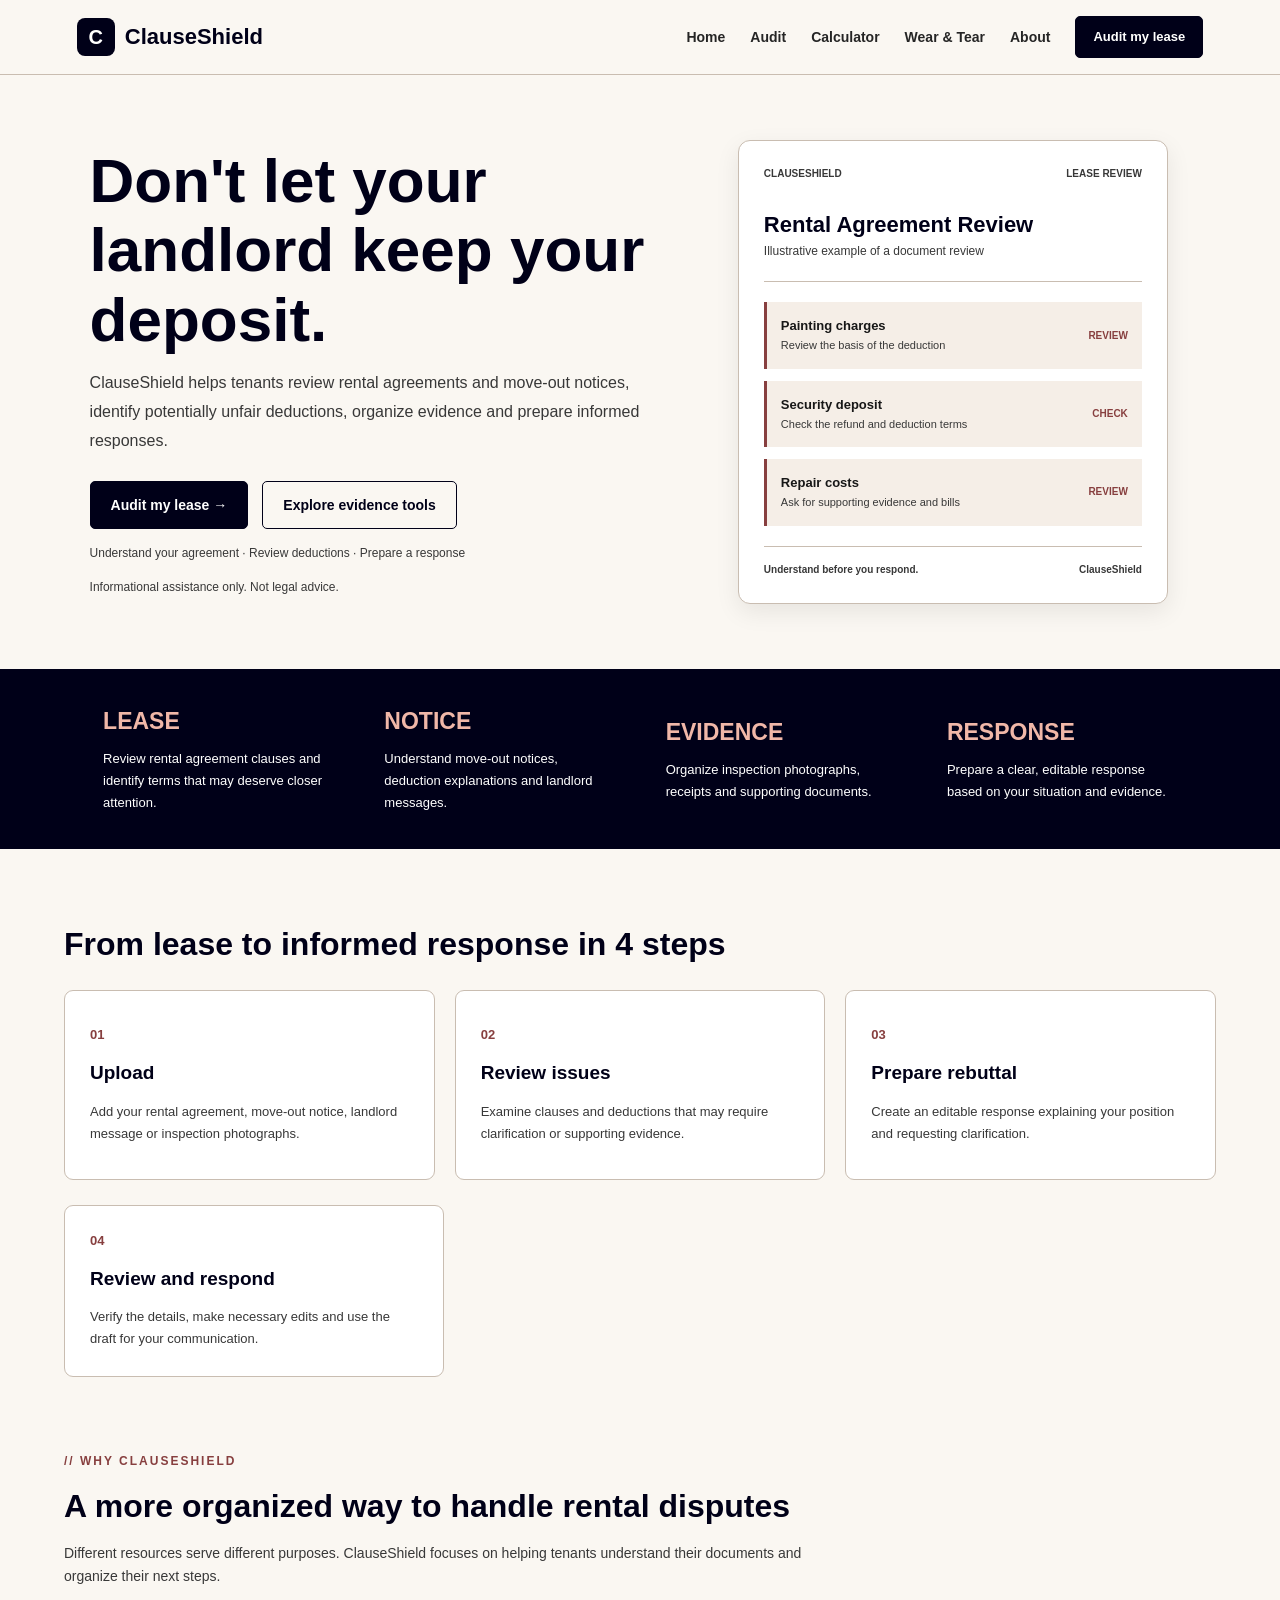
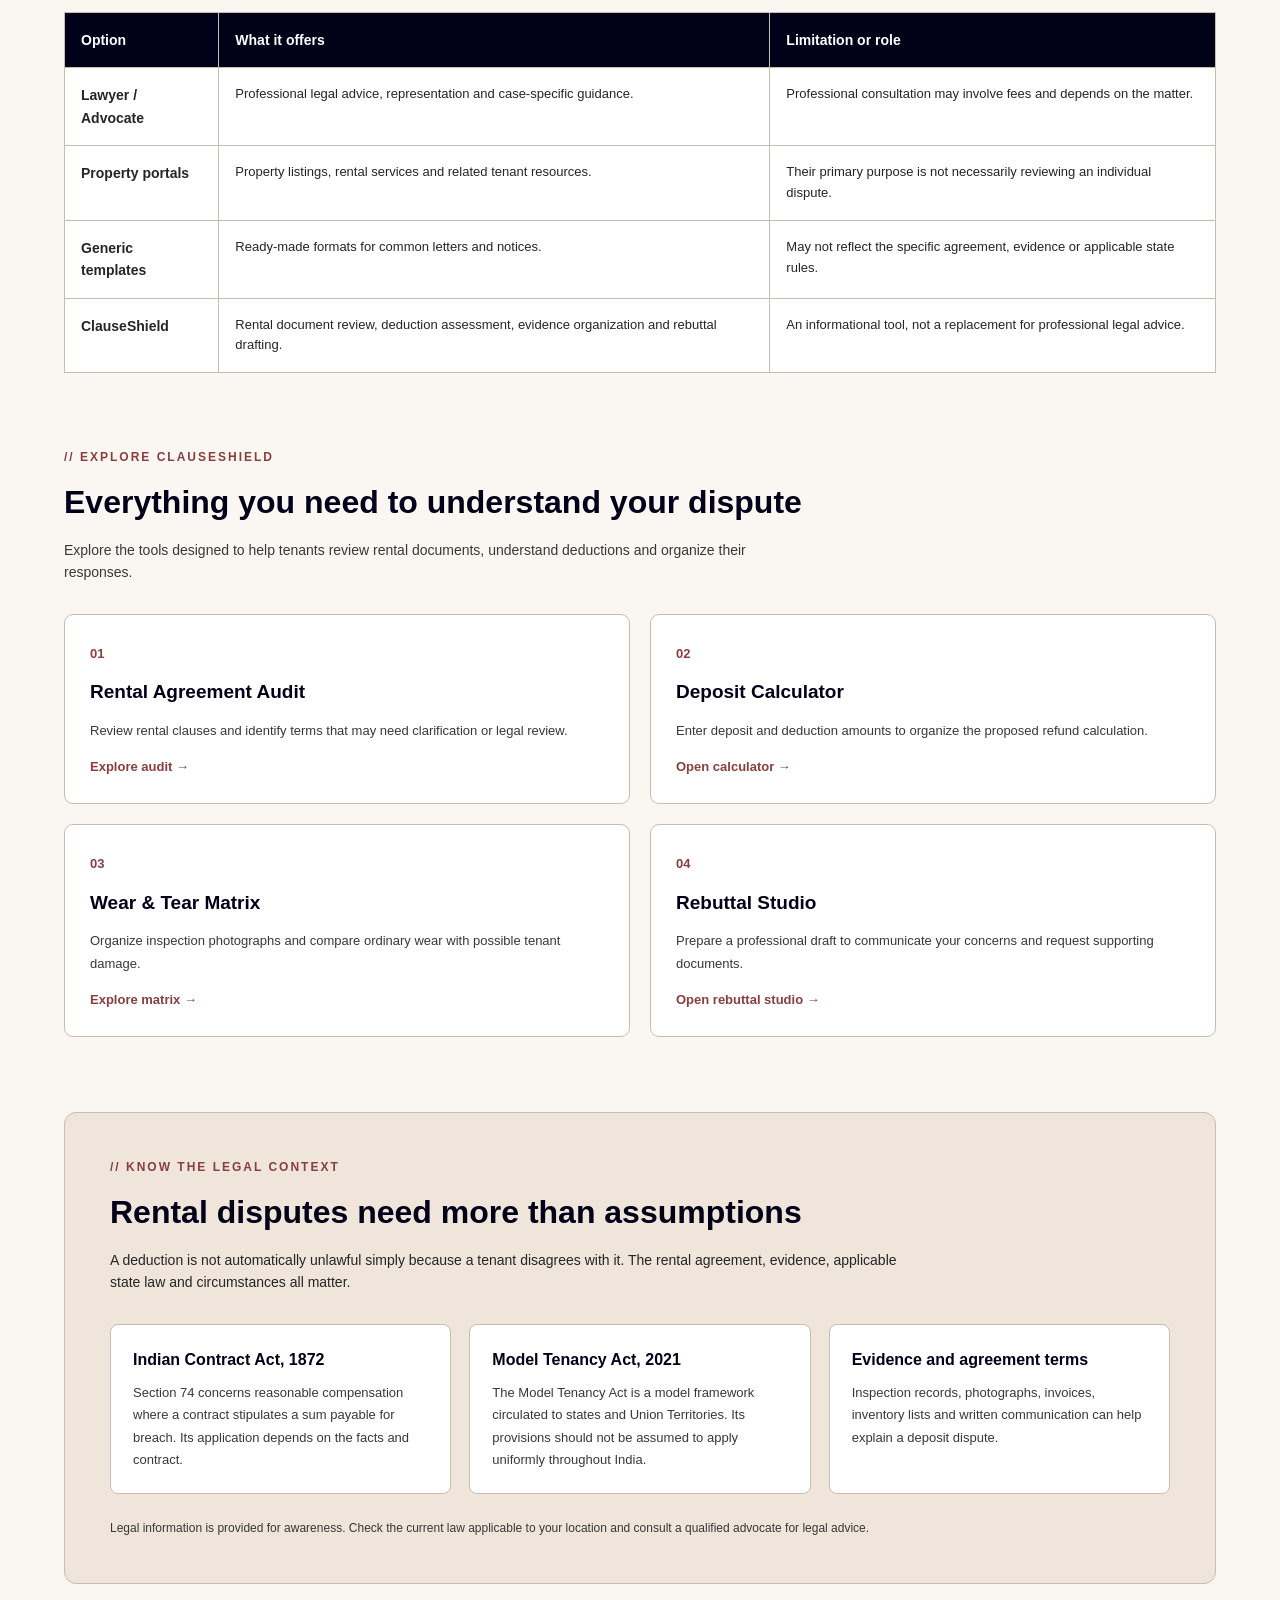
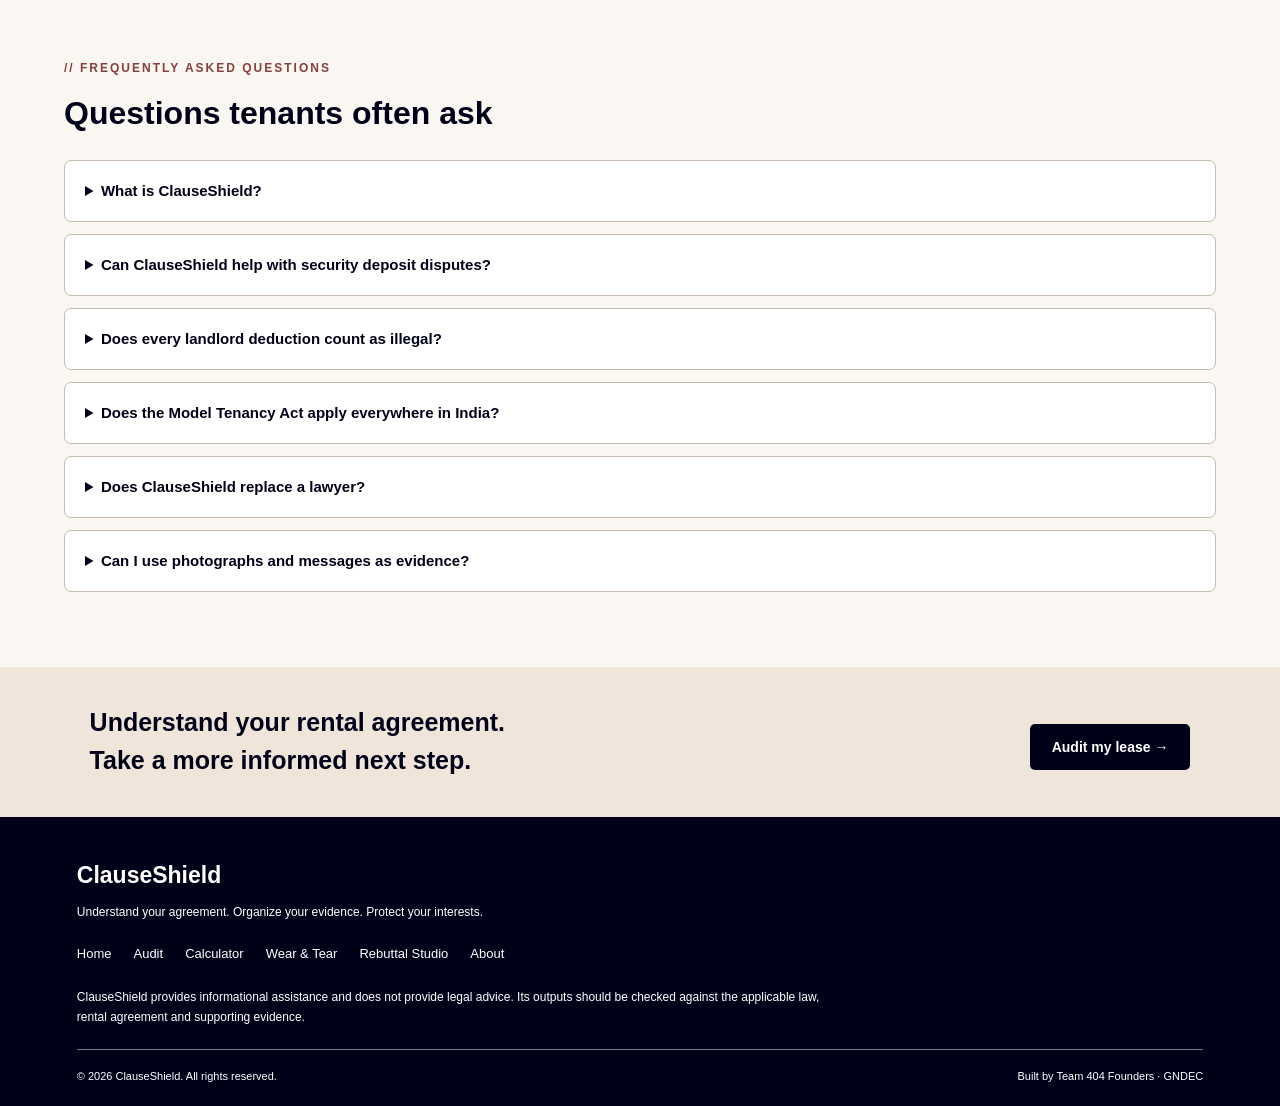
<file: public/index.html>
<!DOCTYPE html>
<html lang="en">

<head>
    <meta charset="UTF-8">
    <meta name="viewport" content="width=device-width, initial-scale=1.0">

    <meta name="description"
        content="ClauseShield helps tenants review rental agreements, understand potential deposit deductions, organize evidence and prepare responses.">

    <title>ClauseShield | Understand Your Rental Rights</title>

    <link rel="stylesheet" href="style.css">
</head>

<body>

    <!-- ==============================
         NAVIGATION BAR
    =============================== -->

    <header>
        <nav class="navbar">

            <div class="webname">
                <div class="weblogo">C</div>
                <span>ClauseShield</span>
            </div>

            <div class="menu">

                <div class="menud">
                    <a href="index.html">Home</a>
                    <a href="audit.html">Audit</a>
                    <a href="calculator.html">Calculator</a>
                    <a href="wear.html">Wear &amp; Tear</a>
                    <a href="about.html">About</a>
                </div>

                <div class="audit">
                    <a href="audit.html" class="btn1">Audit my lease</a>
                </div>

            </div>

        </nav>
    </header>


    <main>

        <!-- ==============================
             HERO SECTION
        =============================== -->

        <section class="body1">

            <div class="content1">

                <div class="part1">

                    <p class="para1">
                        <b>
                            Don't let your
                            <br>
                            landlord keep your
                            <br>
                            deposit.
                        </b>
                    </p>

                    <p class="para2">
                        ClauseShield helps tenants review rental agreements
                        and move-out notices, identify potentially unfair
                        deductions, organize evidence and prepare informed
                        responses.
                    </p>

                    <div class="btn">

                        <a href="audit.html" class="btn1">
                            Audit my lease →
                        </a>

                        <a href="wear.html" class="btn2">
                            Explore evidence tools
                        </a>

                    </div>

                    <p class="hero-note">
                        Understand your agreement · Review deductions ·
                        Prepare a response
                    </p>

                    <p class="legal-note">
                        Informational assistance only. Not legal advice.
                    </p>

                </div>

            </div>


            <!-- HERO VISUAL -->

            <div class="cont1_pic">

                <div class="hero-document">

                    <div class="hero-document-top">
                        <span>CLAUSESHIELD</span>
                        <span>LEASE REVIEW</span>
                    </div>

                    <h3>Rental Agreement Review</h3>

                    <p class="document-subtitle">
                        Illustrative example of a document review
                    </p>

                    <div class="document-line"></div>

                    <div class="document-flag">
                        <div>
                            <h4>Painting charges</h4>
                            <p>Review the basis of the deduction</p>
                        </div>

                        <span>REVIEW</span>
                    </div>

                    <div class="document-flag">
                        <div>
                            <h4>Security deposit</h4>
                            <p>Check the refund and deduction terms</p>
                        </div>

                        <span>CHECK</span>
                    </div>

                    <div class="document-flag">
                        <div>
                            <h4>Repair costs</h4>
                            <p>Ask for supporting evidence and bills</p>
                        </div>

                        <span>REVIEW</span>
                    </div>

                    <div class="document-footer">
                        <span>Understand before you respond.</span>
                        <span>ClauseShield</span>
                    </div>

                </div>

            </div>

        </section>


        <!-- ==============================
             PRODUCT OVERVIEW
             No unsupported survey statistics
        =============================== -->

        <section class="body2">

            <div class="part">
                <h1>LEASE</h1>
                <div class="para">
                    Review rental agreement clauses and identify
                    terms that may deserve closer attention.
                </div>
            </div>

            <div class="part">
                <h1>NOTICE</h1>
                <div class="para">
                    Understand move-out notices, deduction
                    explanations and landlord messages.
                </div>
            </div>

            <div class="part">
                <h1>EVIDENCE</h1>
                <div class="para">
                    Organize inspection photographs, receipts
                    and supporting documents.
                </div>
            </div>

            <div class="part">
                <h1>RESPONSE</h1>
                <div class="para">
                    Prepare a clear, editable response based
                    on your situation and evidence.
                </div>
            </div>

        </section>


        <!-- ==============================
             HOW IT WORKS
        =============================== -->

        <section class="body3">

            <div class="heading">
                From lease to informed response in 4 steps
            </div>

            <div class="box3s">

                <div class="box1">
                    <div class="box1in">

                        <div class="p1">01</div>

                        <div class="p2">Upload</div>

                        <div class="p3">
                            Add your rental agreement, move-out notice,
                            landlord message or inspection photographs.
                        </div>

                    </div>
                </div>


                <div class="box2">
                    <div class="box2in">

                        <div class="p1">02</div>

                        <div class="p2">Review issues</div>

                        <div class="p3">
                            Examine clauses and deductions that may
                            require clarification or supporting evidence.
                        </div>

                    </div>
                </div>


                <div class="box3">
                    <div class="box3in">

                        <div class="p1">03</div>

                        <div class="p2">Prepare rebuttal</div>

                        <div class="p3">
                            Create an editable response explaining
                            your position and requesting clarification.
                        </div>

                    </div>
                </div>

            </div>


            <div class="box4">

                <div class="box4in">

                    <div class="p1">04</div>

                    <div class="p2">Review and respond</div>

                    <div class="p3">
                        Verify the details, make necessary edits
                        and use the draft for your communication.
                    </div>

                </div>

            </div>

        </section>


        <!-- ==============================
             WHY CLAUSESHIELD
        =============================== -->

        <section class="body4">

            <div class="body4in">

                <div class="part41">
                    // WHY CLAUSESHIELD
                </div>

                <div class="heading">
                    A more organized way to handle rental disputes
                </div>

                <p class="comparison-intro">
                    Different resources serve different purposes.
                    ClauseShield focuses on helping tenants understand
                    their documents and organize their next steps.
                </p>


                <div class="table">

                    <table>

                        <thead>

                            <tr>
                                <th class="p2">Option</th>
                                <th class="p2">What it offers</th>
                                <th class="p2">Limitation or role</th>
                            </tr>

                        </thead>


                        <tbody>

                            <tr>

                                <td class="p2">Lawyer / Advocate</td>

                                <td>
                                    Professional legal advice,
                                    representation and case-specific guidance.
                                </td>

                                <td>
                                    Professional consultation may involve
                                    fees and depends on the matter.
                                </td>

                            </tr>


                            <tr>

                                <td class="p2">Property portals</td>

                                <td>
                                    Property listings, rental services
                                    and related tenant resources.
                                </td>

                                <td>
                                    Their primary purpose is not necessarily
                                    reviewing an individual dispute.
                                </td>

                            </tr>


                            <tr>

                                <td class="p2">Generic templates</td>

                                <td>
                                    Ready-made formats for common
                                    letters and notices.
                                </td>

                                <td>
                                    May not reflect the specific agreement,
                                    evidence or applicable state rules.
                                </td>

                            </tr>


                            <tr>

                                <td class="p2">ClauseShield</td>

                                <td>
                                    Rental document review, deduction
                                    assessment, evidence organization
                                    and rebuttal drafting.
                                </td>

                                <td>
                                    An informational tool, not a replacement
                                    for professional legal advice.
                                </td>

                            </tr>

                        </tbody>

                    </table>

                </div>

            </div>

        </section>


        <!-- ==============================
             MAIN FEATURES
        =============================== -->

        <section class="homepage-features">

            <div class="part41">
                // EXPLORE CLAUSESHIELD
            </div>

            <h2>Everything you need to understand your dispute</h2>

            <p class="features-intro">
                Explore the tools designed to help tenants review
                rental documents, understand deductions and organize
                their responses.
            </p>


            <div class="homepage-feature-grid">

                <article class="homepage-feature-card">

                    <span>01</span>

                    <h3>Rental Agreement Audit</h3>

                    <p>
                        Review rental clauses and identify terms
                        that may need clarification or legal review.
                    </p>

                    <a href="audit.html">Explore audit →</a>

                </article>


                <article class="homepage-feature-card">

                    <span>02</span>

                    <h3>Deposit Calculator</h3>

                    <p>
                        Enter deposit and deduction amounts to
                        organize the proposed refund calculation.
                    </p>

                    <a href="calculator.html">Open calculator →</a>

                </article>


                <article class="homepage-feature-card">

                    <span>03</span>

                    <h3>Wear &amp; Tear Matrix</h3>

                    <p>
                        Organize inspection photographs and compare
                        ordinary wear with possible tenant damage.
                    </p>

                    <a href="wear.html">Explore matrix →</a>

                </article>


                <article class="homepage-feature-card">

                    <span>04</span>

                    <h3>Rebuttal Studio</h3>

                    <p>
                        Prepare a professional draft to communicate
                        your concerns and request supporting documents.
                    </p>

                    <a href="rebuttal.html">Open rebuttal studio →</a>

                </article>

            </div>

        </section>


        <!-- ==============================
             LEGAL AWARENESS SECTION
        =============================== -->

        <section class="legal-awareness">

            <div class="part41">
                // KNOW THE LEGAL CONTEXT
            </div>

            <h2>Rental disputes need more than assumptions</h2>

            <p>
                A deduction is not automatically unlawful simply because
                a tenant disagrees with it. The rental agreement, evidence,
                applicable state law and circumstances all matter.
            </p>

            <div class="legal-awareness-grid">

                <div class="legal-awareness-card">

                    <h3>Indian Contract Act, 1872</h3>

                    <p>
                        Section 74 concerns reasonable compensation where
                        a contract stipulates a sum payable for breach.
                        Its application depends on the facts and contract.
                    </p>

                </div>


                <div class="legal-awareness-card">

                    <h3>Model Tenancy Act, 2021</h3>

                    <p>
                        The Model Tenancy Act is a model framework circulated
                        to states and Union Territories. Its provisions
                        should not be assumed to apply uniformly throughout India.
                    </p>

                </div>


                <div class="legal-awareness-card">

                    <h3>Evidence and agreement terms</h3>

                    <p>
                        Inspection records, photographs, invoices,
                        inventory lists and written communication can
                        help explain a deposit dispute.
                    </p>

                </div>

            </div>

            <p class="legal-source-note">
                Legal information is provided for awareness.
                Check the current law applicable to your location
                and consult a qualified advocate for legal advice.
            </p>

        </section>


        <!-- ==============================
             FAQ SECTION
        =============================== -->

        <section class="faq-section">

            <div class="part41">
                // FREQUENTLY ASKED QUESTIONS
            </div>

            <h2>Questions tenants often ask</h2>


            <div class="faq-list">

                <details>
                    <summary>What is ClauseShield?</summary>

                    <p>
                        ClauseShield is a proposed tenant-support platform
                        designed to help users review rental documents,
                        understand potential deposit deductions, organize
                        evidence and prepare responses.
                    </p>
                </details>


                <details>
                    <summary>Can ClauseShield help with security deposit disputes?</summary>

                    <p>
                        It is designed to help organize deposit amounts,
                        proposed deductions, supporting evidence and
                        possible responses. It cannot guarantee a refund
                        or determine the final legal outcome.
                    </p>
                </details>


                <details>
                    <summary>Does every landlord deduction count as illegal?</summary>

                    <p>
                        No. Whether a deduction is justified depends on
                        the agreement, the condition of the property,
                        supporting evidence and applicable law.
                    </p>
                </details>


                <details>
                    <summary>Does the Model Tenancy Act apply everywhere in India?</summary>

                    <p>
                        No. The Model Tenancy Act is a model framework
                        circulated to states and Union Territories.
                        Its adoption and applicable tenancy rules can
                        differ by jurisdiction.
                    </p>
                </details>


                <details>
                    <summary>Does ClauseShield replace a lawyer?</summary>

                    <p>
                        No. ClauseShield is intended as an informational
                        assistance tool. Complex disputes and legal
                        decisions should be discussed with a qualified advocate.
                    </p>
                </details>


                <details>
                    <summary>Can I use photographs and messages as evidence?</summary>

                    <p>
                        You can organize relevant photographs, receipts
                        and written communication. Their evidentiary value
                        depends on authenticity, context and applicable law.
                    </p>
                </details>

            </div>

        </section>


        <!-- ==============================
             FINAL CALL TO ACTION
        =============================== -->

        <section class="foot_above">

            <div class="foot1">
                Understand your rental agreement.
                <br>
                Take a more informed next step.
            </div>

            <div class="foot2">

                <a href="audit.html" class="btn">
                    Audit my lease →

                </a>

            </div>

        </section>

    </main>


    <!-- ==============================
         FOOTER
    =============================== -->

    <footer>

        <div class="footer-brand">
            <h2>ClauseShield</h2>

            <p>
                Understand your agreement.
                Organize your evidence.
                Protect your interests.
            </p>
        </div>


        <div class="footer-navigation">

            <a href="index.html">Home</a>
            <a href="audit.html">Audit</a>
            <a href="calculator.html">Calculator</a>
            <a href="wear.html">Wear &amp; Tear</a>
            <a href="rebuttal.html">Rebuttal Studio</a>
            <a href="about.html">About</a>

        </div>


        <div class="footer-disclaimer">

            <p>
                ClauseShield provides informational assistance and
                does not provide legal advice. Its outputs should
                be checked against the applicable law, rental agreement
                and supporting evidence.
            </p>

        </div>


        <div class="footer-bottom">

            <p>© 2026 ClauseShield. All rights reserved.</p>

            <p>Built by Team 404 Founders · GNDEC</p>

        </div>

    </footer>

</body>

</html>
</file>
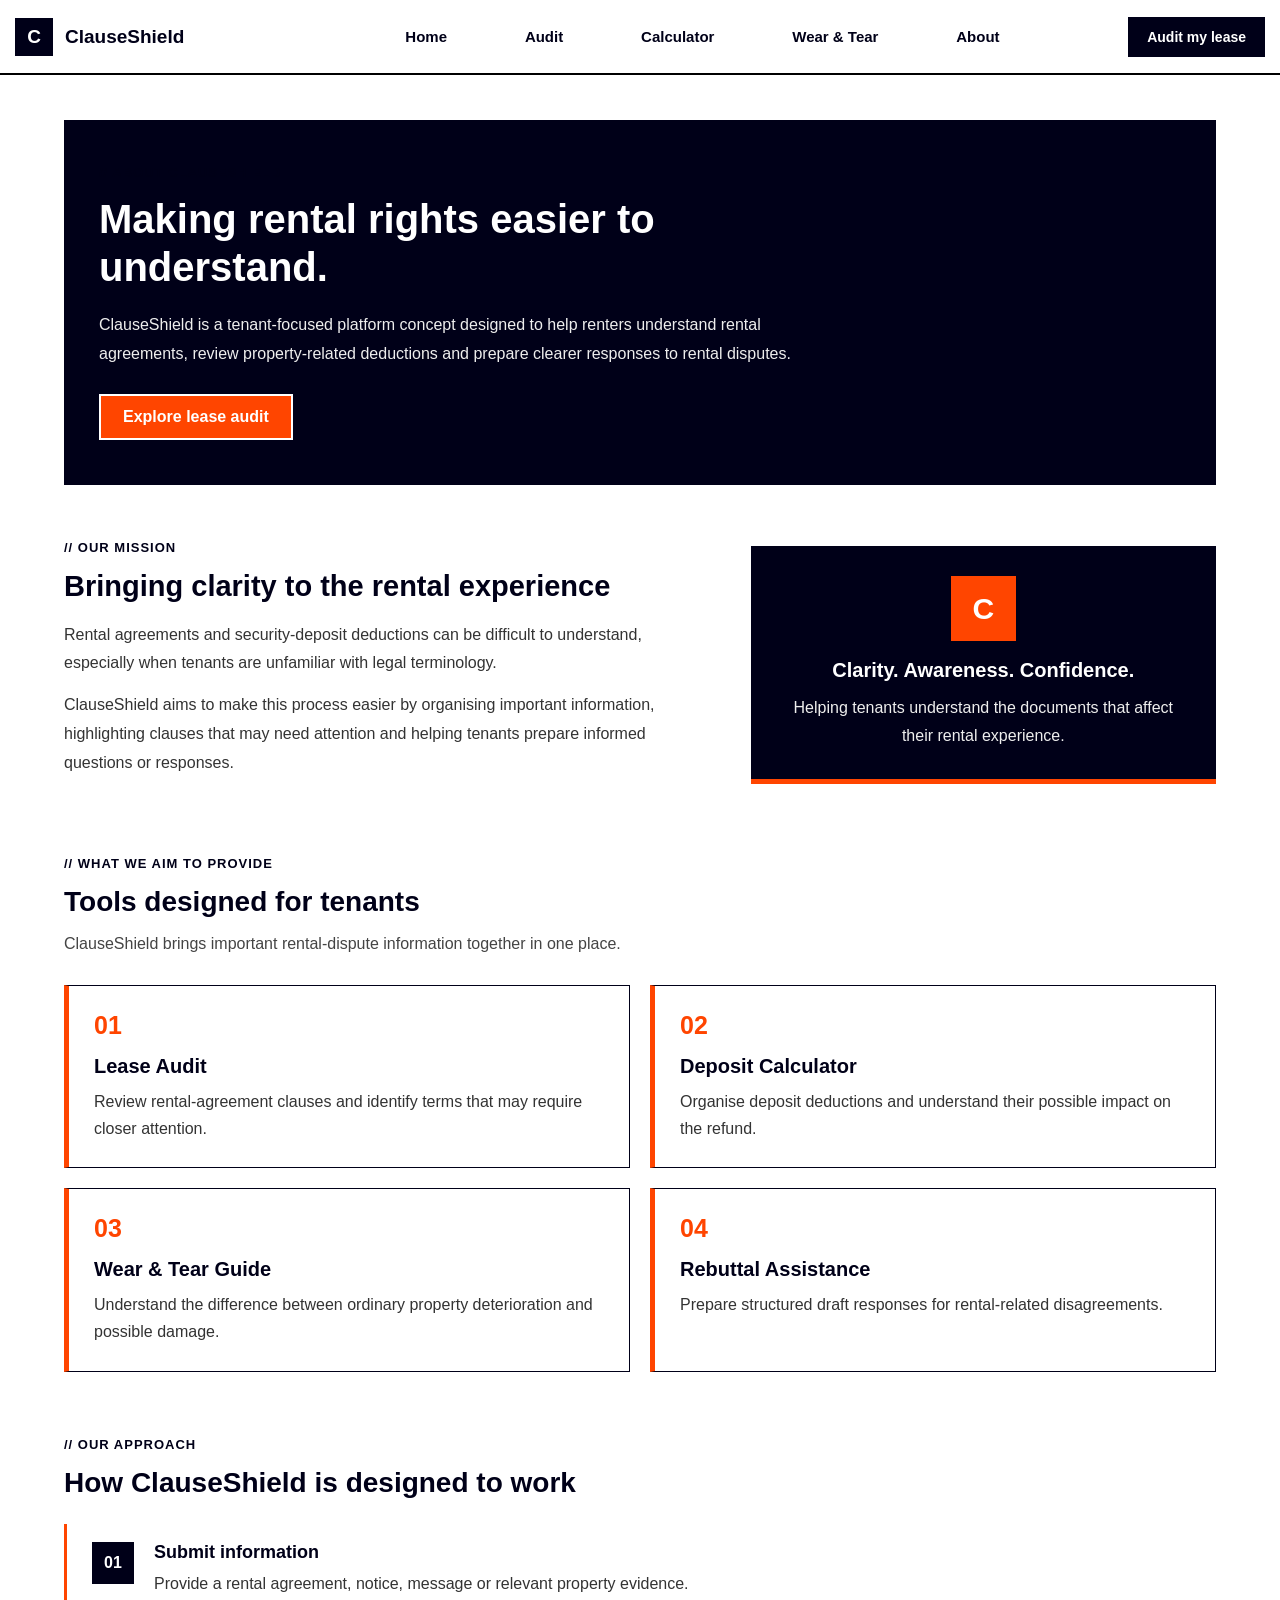
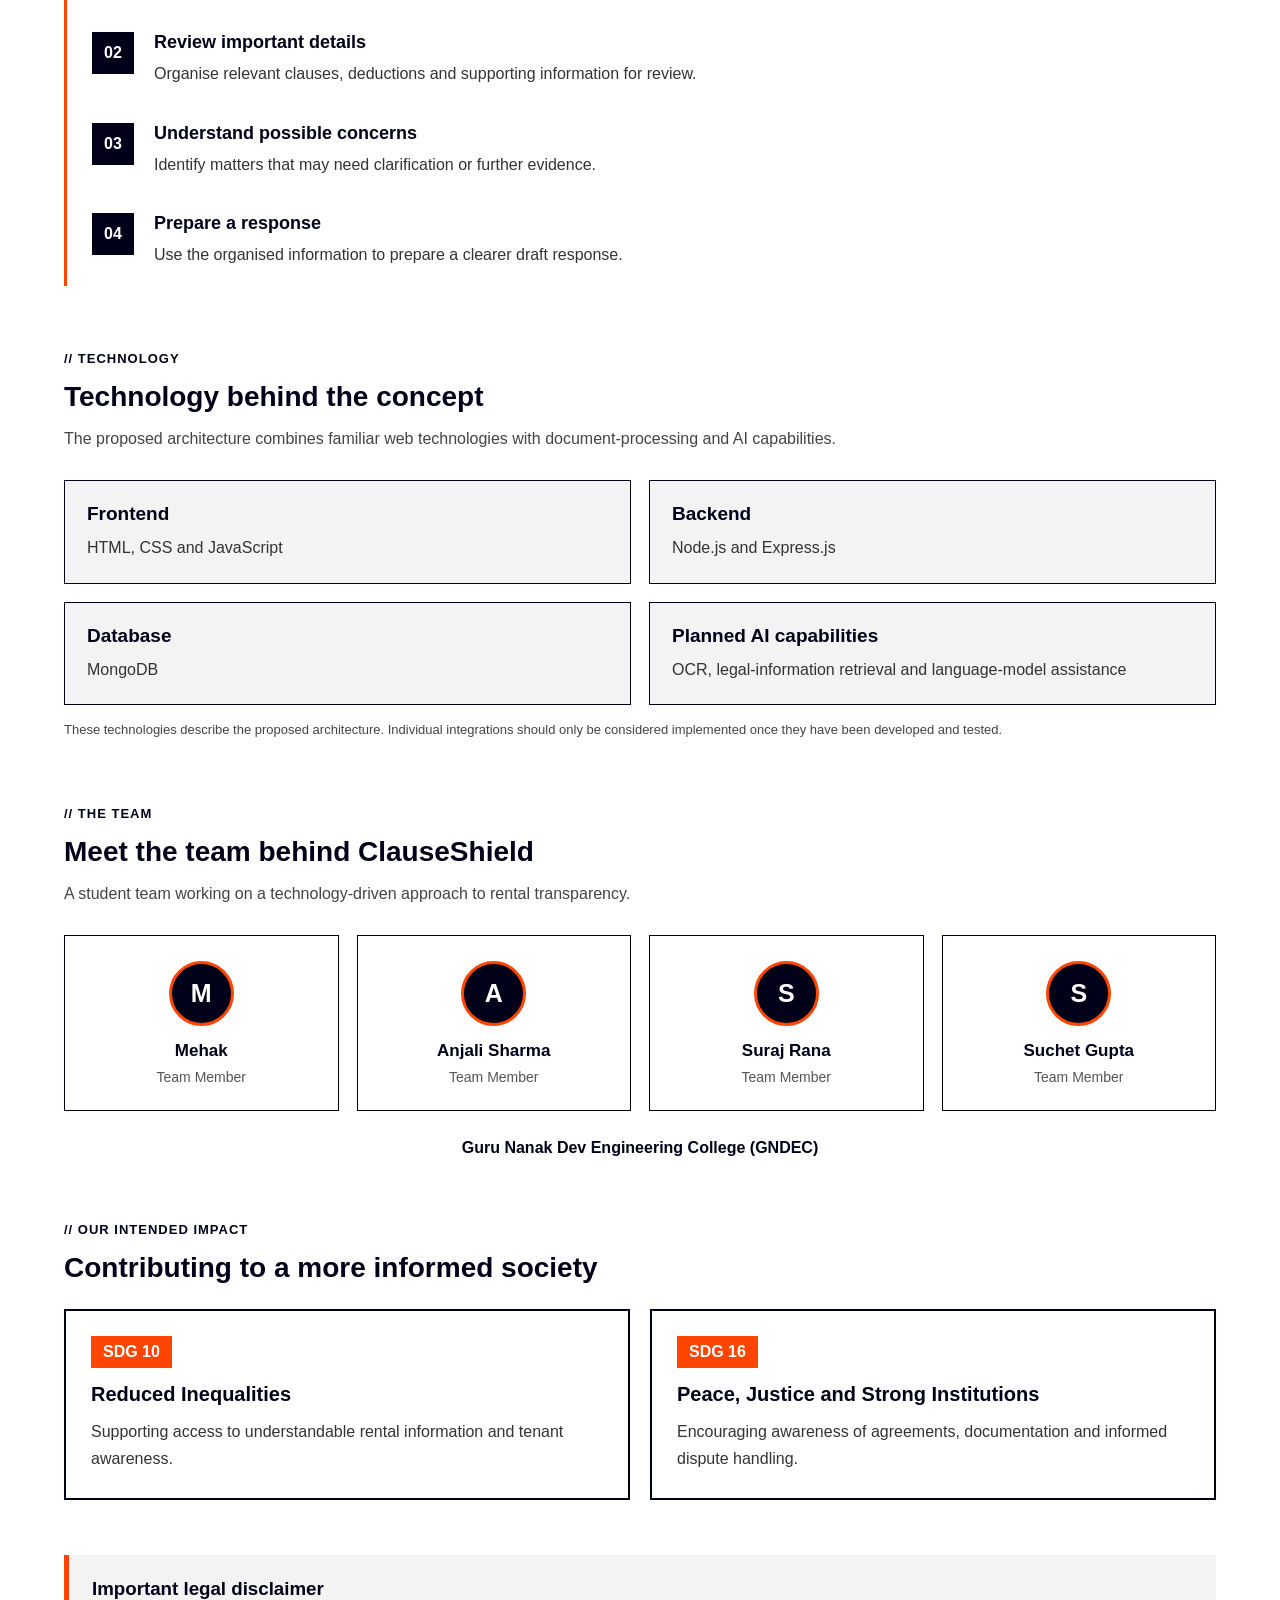
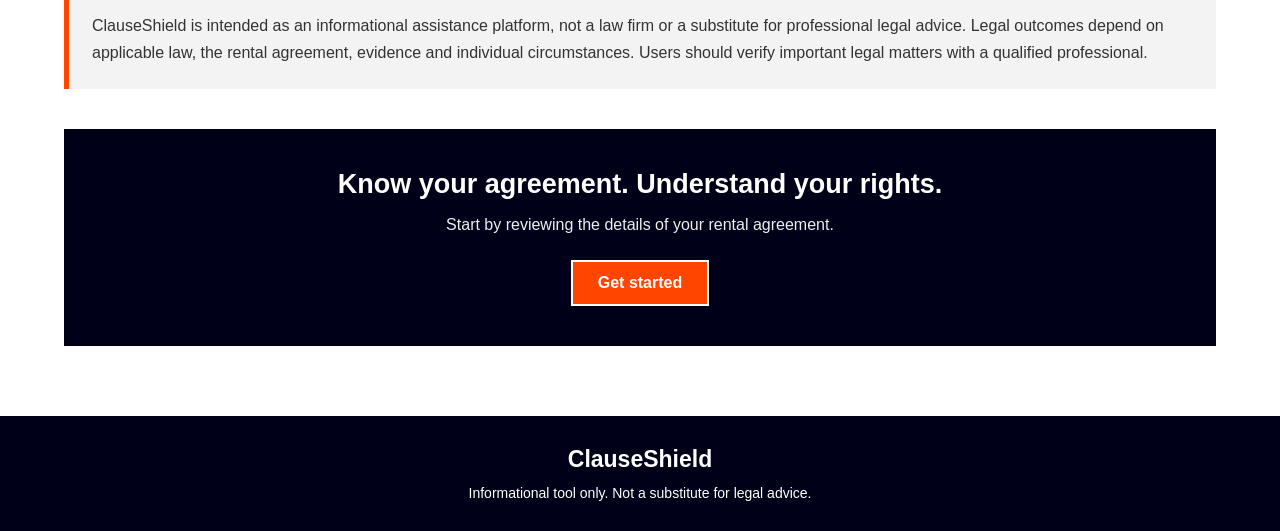
<file: public/about.html>
<!DOCTYPE html>
<html lang="en">

<head>
    <meta charset="UTF-8">
    <meta name="viewport" content="width=device-width, initial-scale=1.0">

    <title>ClauseShield | About Us</title>

    <link rel="stylesheet" href="about.css">
</head>

<body>

    <!-- NAVBAR -->
    <header>
        <nav class="navbar">

            <div class="webname">
                <div class="weblogo">C</div>
                <span>ClauseShield</span>
            </div>

            <div class="menu">

                <div class="menud">
                    <a href="index.html">Home</a>
                    <a href="audit.html">Audit</a>
                    <a href="calculator.html">Calculator</a>
                    <a href="wear.html">Wear &amp; Tear</a>
                    <a href="about.html" class="active">About</a>
                </div>

                <div class="audit">
                    <button class="btn1">
                        <a href="audit.html">Audit my lease</a>
                    </button>
                </div>

            </div>

        </nav>
    </header>


    <!-- MAIN CONTENT -->
    <main class="about-main">

        <!-- INTRODUCTION -->
        <section class="about-hero">

            <p class="step-label">// ABOUT CLAUSESHIELD</p>

            <h1>Making rental rights easier to understand.</h1>

            <p class="hero-description">
                ClauseShield is a tenant-focused platform concept
                designed to help renters understand rental agreements,
                review property-related deductions and prepare
                clearer responses to rental disputes.
            </p>

            <a href="audit.html" class="primary-btn">
                Explore lease audit
            </a>

        </section>


        <!-- OUR MISSION -->
        <section class="mission-section">

            <div class="mission-content">

                <p class="step-label">// OUR MISSION</p>

                <h2>Bringing clarity to the rental experience</h2>

                <p>
                    Rental agreements and security-deposit deductions
                    can be difficult to understand, especially when
                    tenants are unfamiliar with legal terminology.
                </p>

                <p>
                    ClauseShield aims to make this process easier by
                    organising important information, highlighting
                    clauses that may need attention and helping
                    tenants prepare informed questions or responses.
                </p>

            </div>

            <div class="mission-highlight">

                <div class="highlight-symbol">C</div>

                <h3>Clarity. Awareness. Confidence.</h3>

                <p>
                    Helping tenants understand the documents
                    that affect their rental experience.
                </p>

            </div>

        </section>


        <!-- WHAT WE OFFER -->
        <section class="features-section">

            <p class="step-label">// WHAT WE AIM TO PROVIDE</p>

            <h2>Tools designed for tenants</h2>

            <p class="section-description">
                ClauseShield brings important rental-dispute
                information together in one place.
            </p>

            <div class="features-grid">

                <div class="feature-card">
                    <div class="feature-number">01</div>
                    <h3>Lease Audit</h3>
                    <p>
                        Review rental-agreement clauses and identify
                        terms that may require closer attention.
                    </p>
                </div>

                <div class="feature-card">
                    <div class="feature-number">02</div>
                    <h3>Deposit Calculator</h3>
                    <p>
                        Organise deposit deductions and understand
                        their possible impact on the refund.
                    </p>
                </div>

                <div class="feature-card">
                    <div class="feature-number">03</div>
                    <h3>Wear &amp; Tear Guide</h3>
                    <p>
                        Understand the difference between ordinary
                        property deterioration and possible damage.
                    </p>
                </div>

                <div class="feature-card">
                    <div class="feature-number">04</div>
                    <h3>Rebuttal Assistance</h3>
                    <p>
                        Prepare structured draft responses
                        for rental-related disagreements.
                    </p>
                </div>

            </div>

        </section>


        <!-- HOW IT WORKS -->
        <section class="working-section">

            <p class="step-label">// OUR APPROACH</p>

            <h2>How ClauseShield is designed to work</h2>

            <div class="working-steps">

                <div class="working-step">
                    <span>01</span>
                    <div>
                        <h3>Submit information</h3>
                        <p>
                            Provide a rental agreement, notice,
                            message or relevant property evidence.
                        </p>
                    </div>
                </div>

                <div class="working-step">
                    <span>02</span>
                    <div>
                        <h3>Review important details</h3>
                        <p>
                            Organise relevant clauses, deductions
                            and supporting information for review.
                        </p>
                    </div>
                </div>

                <div class="working-step">
                    <span>03</span>
                    <div>
                        <h3>Understand possible concerns</h3>
                        <p>
                            Identify matters that may need
                            clarification or further evidence.
                        </p>
                    </div>
                </div>

                <div class="working-step">
                    <span>04</span>
                    <div>
                        <h3>Prepare a response</h3>
                        <p>
                            Use the organised information to
                            prepare a clearer draft response.
                        </p>
                    </div>
                </div>

            </div>

        </section>


        <!-- TECHNOLOGY -->
        <section class="technology-section">

            <p class="step-label">// TECHNOLOGY</p>

            <h2>Technology behind the concept</h2>

            <p class="section-description">
                The proposed architecture combines familiar
                web technologies with document-processing
                and AI capabilities.
            </p>

            <div class="technology-grid">

                <div class="technology-card">
                    <h3>Frontend</h3>
                    <p>HTML, CSS and JavaScript</p>
                </div>

                <div class="technology-card">
                    <h3>Backend</h3>
                    <p>Node.js and Express.js</p>
                </div>

                <div class="technology-card">
                    <h3>Database</h3>
                    <p>MongoDB</p>
                </div>

                <div class="technology-card">
                    <h3>Planned AI capabilities</h3>
                    <p>
                        OCR, legal-information retrieval
                        and language-model assistance
                    </p>
                </div>

            </div>

            <p class="technology-note">
                These technologies describe the proposed architecture.
                Individual integrations should only be considered
                implemented once they have been developed and tested.
            </p>

        </section>


        <!-- TEAM -->
        <section class="team-section">

            <p class="step-label">// THE TEAM</p>

            <h2>Meet the team behind ClauseShield</h2>

            <p class="section-description">
                A student team working on a technology-driven
                approach to rental transparency.
            </p>

            <div class="team-grid">

                <div class="team-card">
                    <div class="team-initial">M</div>
                    <h3>Mehak</h3>
                    <p>Team Member</p>
                </div>

                <div class="team-card">
                    <div class="team-initial">A</div>
                    <h3>Anjali Sharma</h3>
                    <p>Team Member</p>
                </div>

                <div class="team-card">
                    <div class="team-initial">S</div>
                    <h3>Suraj Rana</h3>
                    <p>Team Member</p>
                </div>

                <div class="team-card">
                    <div class="team-initial">S</div>
                    <h3>Suchet Gupta</h3>
                    <p>Team Member</p>
                </div>

            </div>

            <p class="college-name">
                Guru Nanak Dev Engineering College (GNDEC)
            </p>

        </section>


        <!-- SDG -->
        <section class="impact-section">

            <p class="step-label">// OUR INTENDED IMPACT</p>

            <h2>Contributing to a more informed society</h2>

            <div class="impact-grid">

                <div class="impact-card">
                    <span>SDG 10</span>
                    <h3>Reduced Inequalities</h3>
                    <p>
                        Supporting access to understandable
                        rental information and tenant awareness.
                    </p>
                </div>

                <div class="impact-card">
                    <span>SDG 16</span>
                    <h3>Peace, Justice and Strong Institutions</h3>
                    <p>
                        Encouraging awareness of agreements,
                        documentation and informed dispute handling.
                    </p>
                </div>

            </div>

        </section>


        <!-- DISCLAIMER -->
        <section class="about-disclaimer">

            <h3>Important legal disclaimer</h3>

            <p>
                ClauseShield is intended as an informational
                assistance platform, not a law firm or a substitute
                for professional legal advice. Legal outcomes depend
                on applicable law, the rental agreement, evidence
                and individual circumstances. Users should verify
                important legal matters with a qualified professional.
            </p>

        </section>


        <!-- CTA -->
        <section class="about-cta">

            <h2>Know your agreement. Understand your rights.</h2>

            <p>
                Start by reviewing the details of your rental agreement.
            </p>

            <a href="audit.html">Get started</a>

        </section>

    </main>


    <!-- FOOTER -->
    <footer>

        <div class="footer-brand">ClauseShield</div>

        <p>
            Informational tool only. Not a substitute for legal advice.
        </p>

    </footer>
    <script src="audit.js"></script>

</body>
</html>
</file>
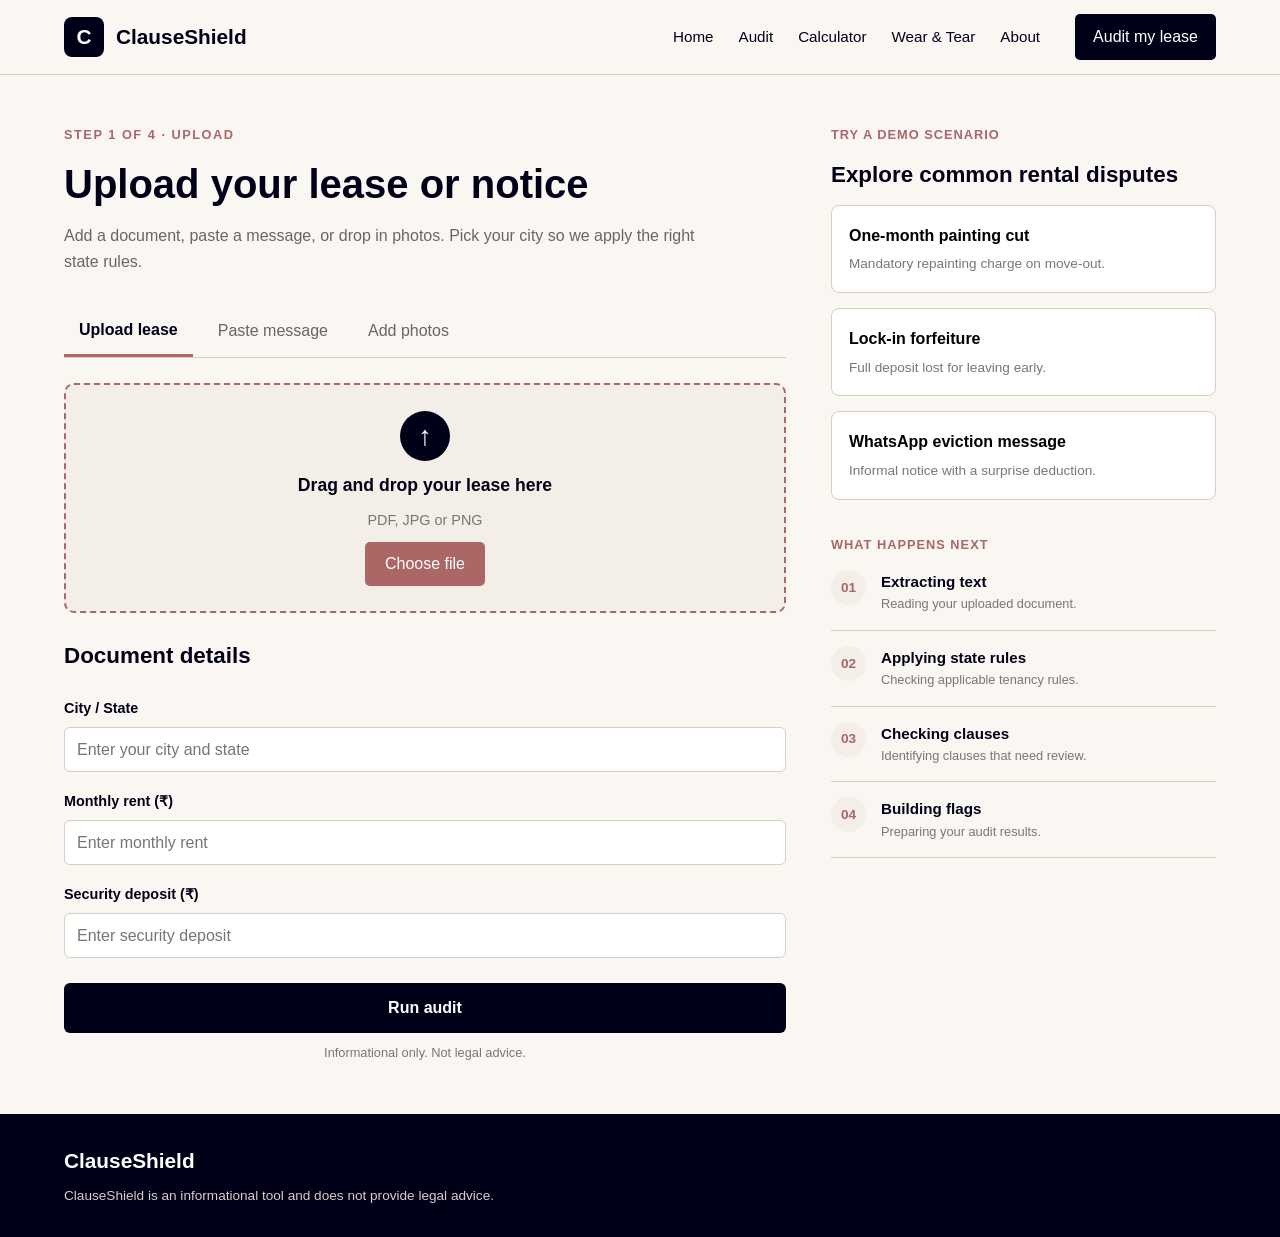
<file: public/audit.html>
<!DOCTYPE html>
<html lang="en">

<head>
    <meta charset="UTF-8">
    <meta name="viewport" content="width=device-width, initial-scale=1.0">

    <title>ClauseShield | Audit Your Lease</title>

    <link rel="stylesheet" href="audit.css">
</head>

<body>

    <!-- NAVBAR -->
    <header>
        <nav class="navbar">

            <div class="webname">
                <div class="weblogo">C</div>
                <span>ClauseShield</span>
            </div>

            <div class="menu">

                <div class="menud">
                    <a href="index.html">Home</a>
                    <a href="audit.html">Audit</a>
                    <a href="calculator.html">Calculator</a>
                    <a href="wear.html">Wear &amp; Tear</a>
                    <a href="about.html" >About</a>
                </div>

                <a href="audit.html" class="nav-btn">
                    Audit my lease
                </a>

            </div>

        </nav>
    </header>


    <!-- MAIN CONTENT -->
    <main class="audit-main">

        <!-- PAGE INTRODUCTION -->
        <section class="upload-section">

            <div class="step-label">
                STEP 1 OF 4 · UPLOAD
            </div>

            <h1>Upload your lease or notice</h1>

            <p class="description">
                Add a document, paste a message, or drop in photos.
                Pick your city so we apply the right state rules.
            </p>


            <!-- UPLOAD FORM -->
            <form class="audit-form" id="auditForm">

                <!-- INPUT TABS -->
                <div class="upload-tabs">

                    <button type="button"
                            class="tab-btn active"
                            data-tab="lease-panel">
                        Upload lease
                    </button>

                    <button type="button"
                            class="tab-btn"
                            data-tab="message-panel">
                        Paste message
                    </button>

                    <button type="button"
                            class="tab-btn"
                            data-tab="photos-panel">
                        Add photos
                    </button>

                </div>


                <!-- LEASE UPLOAD PANEL -->
                <div class="input-panel" id="lease-panel">

                    <label for="leaseFile" class="drop-area">

                        <div class="upload-icon">
                            ↑
                        </div>

                        <h3>Drag and drop your lease here</h3>

                        <p>PDF, JPG or PNG</p>

                        <span class="choose-file">
                            Choose file
                        </span>

                        <input
                            type="file"
                            id="leaseFile"
                            name="leaseFile"
                            accept=".pdf,.jpg,.jpeg,.png"
                        >

                    </label>

                </div>


                <!-- PASTE MESSAGE PANEL -->
                <div class="input-panel"
                     id="message-panel"
                     hidden>

                    <label for="noticeMessage">
                        Paste your landlord's message
                    </label>

                    <textarea
                        id="noticeMessage"
                        name="noticeMessage"
                        rows="7"
                        placeholder="Paste your WhatsApp message or notice here..."
                    ></textarea>

                </div>


                <!-- PHOTOS PANEL -->
                <div class="input-panel"
                     id="photos-panel"
                     hidden>

                    <label for="propertyPhotos" class="drop-area">

                        <div class="upload-icon">
                            ↑
                        </div>

                        <h3>Add property photos</h3>

                        <p>Upload JPG or PNG images</p>

                        <span class="choose-file">
                            Choose photos
                        </span>

                        <input
                            type="file"
                            id="propertyPhotos"
                            name="propertyPhotos"
                            accept=".jpg,.jpeg,.png"
                            multiple
                        >

                    </label>

                </div>


                <!-- DOCUMENT DETAILS -->
                <div class="document-details">

                    <h2>Document details</h2>

                    <div class="form-group">

                        <label for="city">
                            City / State
                        </label>

                        <input
                            type="text"
                            id="city"
                            name="city"
                            placeholder="Enter your city and state"
                            required
                        >

                    </div>


                    <div class="form-group">

                        <label for="rent">
                            Monthly rent (₹)
                        </label>

                        <input
                            type="number"
                            id="rent"
                            name="rent"
                            placeholder="Enter monthly rent"
                            min="0"
                            required
                        >

                    </div>


                    <div class="form-group">

                        <label for="deposit">
                            Security deposit (₹)
                        </label>

                        <input
                            type="number"
                            id="deposit"
                            name="deposit"
                            placeholder="Enter security deposit"
                            min="0"
                            required
                        >

                    </div>

                </div>


                <!-- SUBMIT BUTTON -->
                <button type="submit" class="run-audit">
                    Run audit
                </button>

                <p class="disclaimer">
                    Informational only. Not legal advice.
                </p>

            </form>

        </section>


        <!-- RIGHT SIDEBAR -->
        <aside class="audit-sidebar">


            <!-- DEMO SCENARIOS -->
            <section class="demo-section">

                <p class="section-label">
                    TRY A DEMO SCENARIO
                </p>

                <h2>Explore common rental disputes</h2>


                <button type="button" class="demo-card">

                    <h3>One-month painting cut</h3>

                    <p>
                        Mandatory repainting charge on move-out.
                    </p>

                </button>


                <button type="button" class="demo-card">

                    <h3>Lock-in forfeiture</h3>

                    <p>
                        Full deposit lost for leaving early.
                    </p>

                </button>


                <button type="button" class="demo-card">

                    <h3>WhatsApp eviction message</h3>

                    <p>
                        Informal notice with a surprise deduction.
                    </p>

                </button>

            </section>


            <!-- WHAT HAPPENS NEXT -->
            <section class="next-section">

                <p class="section-label">
                    WHAT HAPPENS NEXT
                </p>

                <div class="next-step">

                    <span class="step-number">01</span>

                    <div>
                        <h3>Extracting text</h3>
                        <p>Reading your uploaded document.</p>
                    </div>

                </div>


                <div class="next-step">

                    <span class="step-number">02</span>

                    <div>
                        <h3>Applying state rules</h3>
                        <p>Checking applicable tenancy rules.</p>
                    </div>

                </div>


                <div class="next-step">

                    <span class="step-number">03</span>

                    <div>
                        <h3>Checking clauses</h3>
                        <p>Identifying clauses that need review.</p>
                    </div>

                </div>


                <div class="next-step">

                    <span class="step-number">04</span>

                    <div>
                        <h3>Building flags</h3>
                        <p>Preparing your audit results.</p>
                    </div>

                </div>

            </section>

        </aside>

    </main>


    <!-- FOOTER -->
    <footer>

        <div class="footer-brand">
            ClauseShield
        </div>

        <p>
            ClauseShield is an informational tool and does not
            provide legal advice.
        </p>

    </footer>

</body>

</html>
</file>
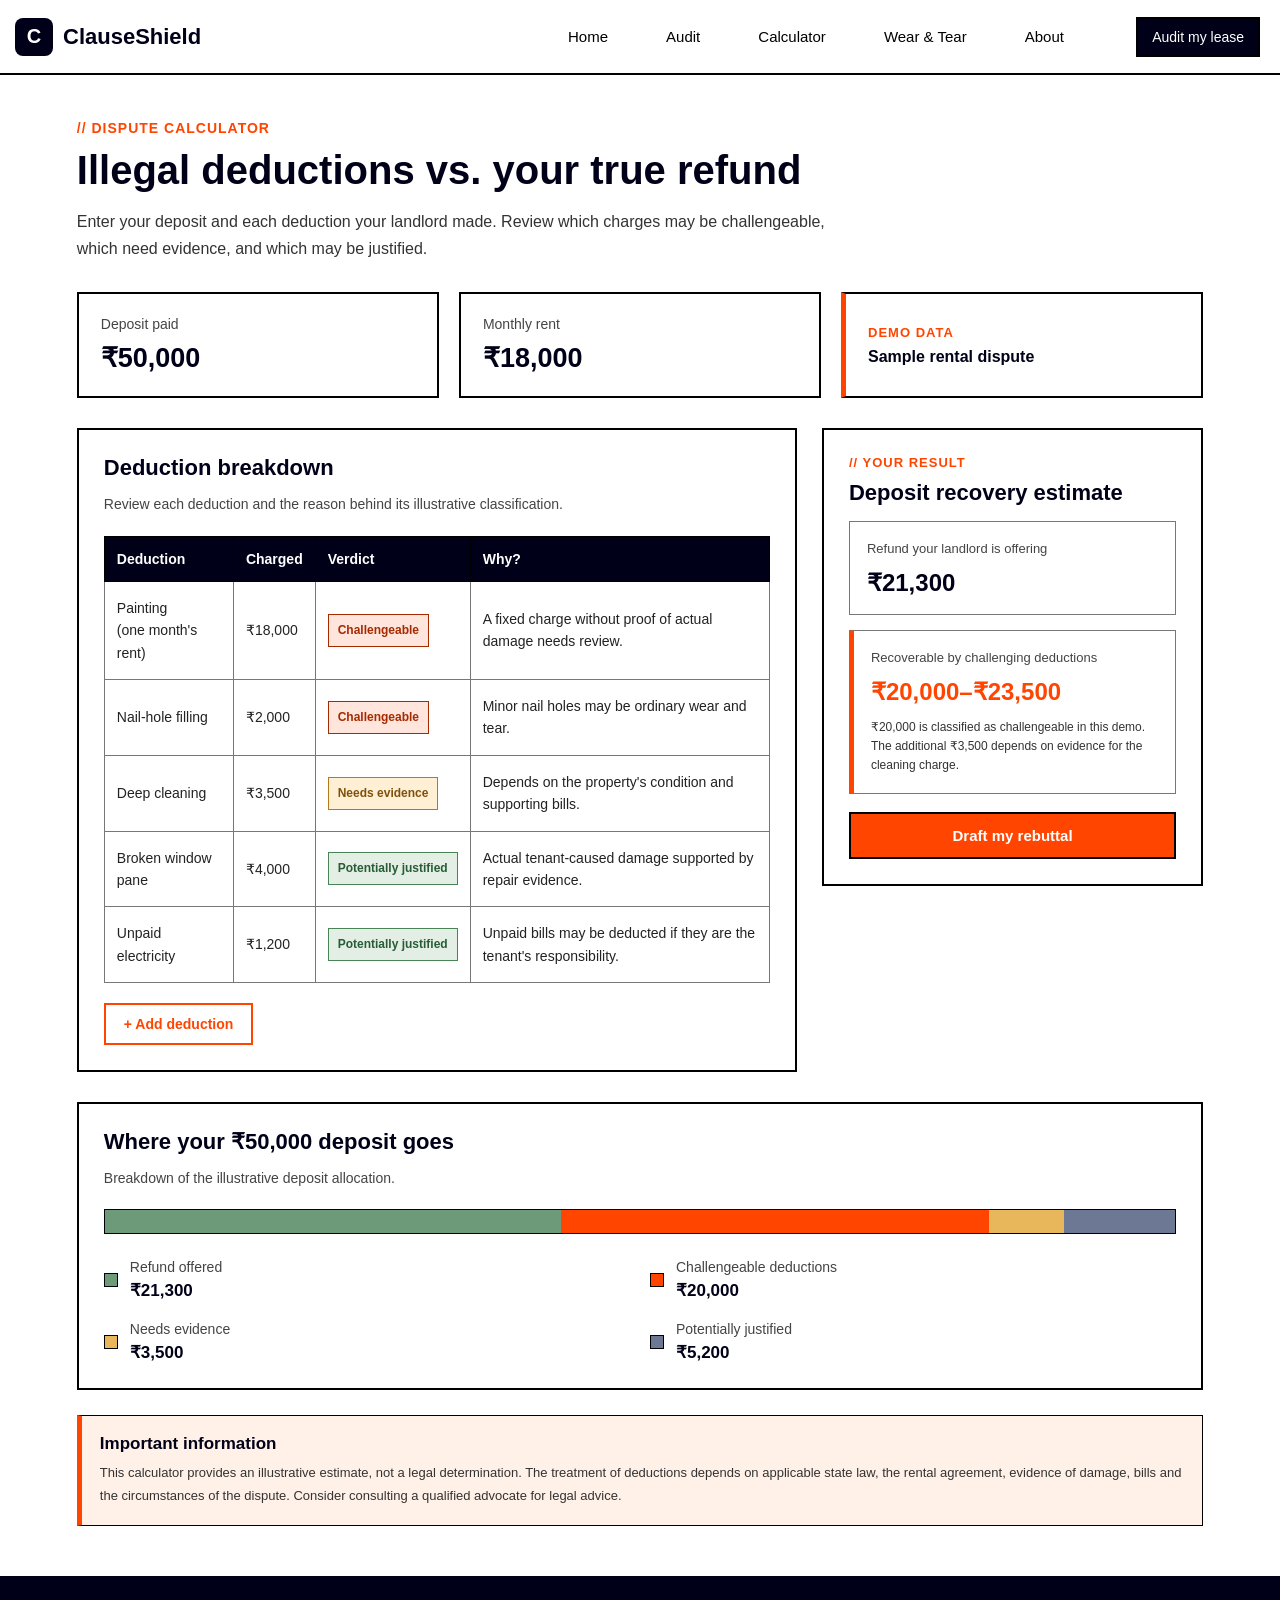
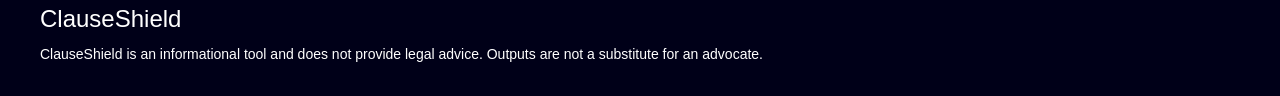
<file: public/calculator.html>
<!DOCTYPE html>
<html lang="en">

<head>
    <meta charset="UTF-8">
    <meta name="viewport" content="width=device-width, initial-scale=1.0">

    <title>ClauseShield | Dispute Calculator</title>

    <link rel="stylesheet" href="calculator.css">
</head>

<body>

    <!-- NAVBAR -->
    <header>
        <div class="navbar">

            <div class="webname">
                <div class="weblogo">C</div>
                <span>ClauseShield</span>
            </div>

            <div class="menu">

                <div class="menud">
                    <a href="index.html">Home</a>
                    <a href="audit.html">Audit</a>
                    <a href="calculator.html">Calculator</a>
                    <a href="wear.html">Wear &amp; Tear</a>
                    <a href="about.html">About</a>
                </div>

                <div class="audit">
                    <button class="btn1">
                        <a href="audit.html">Audit my lease</a>
                    </button>
                </div>

            </div>
        </div>
    </header>


    <!-- MAIN CONTENT -->
    <main class="calculator-main">

        <!-- INTRODUCTION -->
        <section class="calculator-intro">

            <p class="step-label">// DISPUTE CALCULATOR</p>

            <h1>Illegal deductions vs. your true refund</h1>

            <p class="description">
                Enter your deposit and each deduction your landlord made.
                Review which charges may be challengeable, which need
                evidence, and which may be justified.
            </p>

        </section>


        <!-- DEPOSIT DETAILS -->
        <section class="deposit-details">

            <div class="detail-card">
                <p>Deposit paid</p>
                <h2>₹50,000</h2>
            </div>

            <div class="detail-card">
                <p>Monthly rent</p>
                <h2>₹18,000</h2>
            </div>

            <div class="detail-card demo-label">
                <span>DEMO DATA</span>
                <p>Sample rental dispute</p>
            </div>

        </section>


        <!-- CALCULATOR CONTENT -->
        <section class="calculator-content">

            <!-- DEDUCTION TABLE -->
            <div class="deduction-section">

                <h2>Deduction breakdown</h2>

                <p class="section-description">
                    Review each deduction and the reason behind its
                    illustrative classification.
                </p>

                <div class="table-container">

                    <table>

                        <thead>
                            <tr>
                                <th>Deduction</th>
                                <th>Charged</th>
                                <th>Verdict</th>
                                <th>Why?</th>
                            </tr>
                        </thead>

                        <tbody>

                            <tr>
                                <td>
                                    Painting
                                    <br>
                                    (one month's rent)
                                </td>
                                <td>₹18,000</td>
                                <td>
                                    <span class="verdict challenge">
                                        Challengeable
                                    </span>
                                </td>
                                <td>
                                    A fixed charge without proof of
                                    actual damage needs review.
                                </td>
                            </tr>

                            <tr>
                                <td>Nail-hole filling</td>
                                <td>₹2,000</td>
                                <td>
                                    <span class="verdict challenge">
                                        Challengeable
                                    </span>
                                </td>
                                <td>
                                    Minor nail holes may be ordinary
                                    wear and tear.
                                </td>
                            </tr>

                            <tr>
                                <td>Deep cleaning</td>
                                <td>₹3,500</td>
                                <td>
                                    <span class="verdict review">
                                        Needs evidence
                                    </span>
                                </td>
                                <td>
                                    Depends on the property's condition
                                    and supporting bills.
                                </td>
                            </tr>

                            <tr>
                                <td>Broken window pane</td>
                                <td>₹4,000</td>
                                <td>
                                    <span class="verdict justified">
                                        Potentially justified
                                    </span>
                                </td>
                                <td>
                                    Actual tenant-caused damage
                                    supported by repair evidence.
                                </td>
                            </tr>

                            <tr>
                                <td>Unpaid electricity</td>
                                <td>₹1,200</td>
                                <td>
                                    <span class="verdict justified">
                                        Potentially justified
                                    </span>
                                </td>
                                <td>
                                    Unpaid bills may be deducted if
                                    they are the tenant's responsibility.
                                </td>
                            </tr>

                        </tbody>

                    </table>

                </div>

                <button type="button" class="add-deduction">
                    + Add deduction
                </button>

            </div>


            <!-- RESULT SIDEBAR -->
            <aside class="result-section">

                <p class="section-label">// YOUR RESULT</p>

                <h2>Deposit recovery estimate</h2>

                <div class="result-card">
                    <p>Refund your landlord is offering</p>
                    <h2>₹21,300</h2>
                </div>

                <div class="result-card recoverable">

                    <p>Recoverable by challenging deductions</p>

                    <h2>₹20,000–₹23,500</h2>

                    <p class="result-note">
                        ₹20,000 is classified as challengeable in this demo.
                        The additional ₹3,500 depends on evidence for
                        the cleaning charge.
                    </p>

                </div>

                <a href="rebuttal.html" class="rebuttal-btn">
                    Draft my rebuttal
                </a>

            </aside>

        </section>


        <!-- DEPOSIT DISTRIBUTION -->
        <section class="distribution-section">

            <h2>Where your ₹50,000 deposit goes</h2>

            <p class="section-description">
                Breakdown of the illustrative deposit allocation.
            </p>

            <!-- DISTRIBUTION BAR -->
            <div class="distribution-bar">

                <div class="bar-refund"></div>
                <div class="bar-challenge"></div>
                <div class="bar-review"></div>
                <div class="bar-justified"></div>

            </div>


            <!-- DISTRIBUTION DETAILS -->
            <div class="distribution-details">

                <div class="distribution-item">
                    <span class="color-box refund-color"></span>
                    <div>
                        <p>Refund offered</p>
                        <h3>₹21,300</h3>
                    </div>
                </div>

                <div class="distribution-item">
                    <span class="color-box challenge-color"></span>
                    <div>
                        <p>Challengeable deductions</p>
                        <h3>₹20,000</h3>
                    </div>
                </div>

                <div class="distribution-item">
                    <span class="color-box review-color"></span>
                    <div>
                        <p>Needs evidence</p>
                        <h3>₹3,500</h3>
                    </div>
                </div>

                <div class="distribution-item">
                    <span class="color-box justified-color"></span>
                    <div>
                        <p>Potentially justified</p>
                        <h3>₹5,200</h3>
                    </div>
                </div>

            </div>

        </section>


        <!-- DISCLAIMER -->
        <section class="legal-disclaimer">

            <h3>Important information</h3>

            <p>
                This calculator provides an illustrative estimate,
                not a legal determination. The treatment of deductions
                depends on applicable state law, the rental agreement,
                evidence of damage, bills and the circumstances of
                the dispute. Consider consulting a qualified advocate
                for legal advice.
            </p>

        </section>

    </main>


    <!-- FOOTER -->
    <footer>

        <div class="footer-brand">ClauseShield</div>

        <p>
            ClauseShield is an informational tool and does not provide
            legal advice. Outputs are not a substitute for an advocate.
        </p>

    </footer>

</body>
</html>
</file>
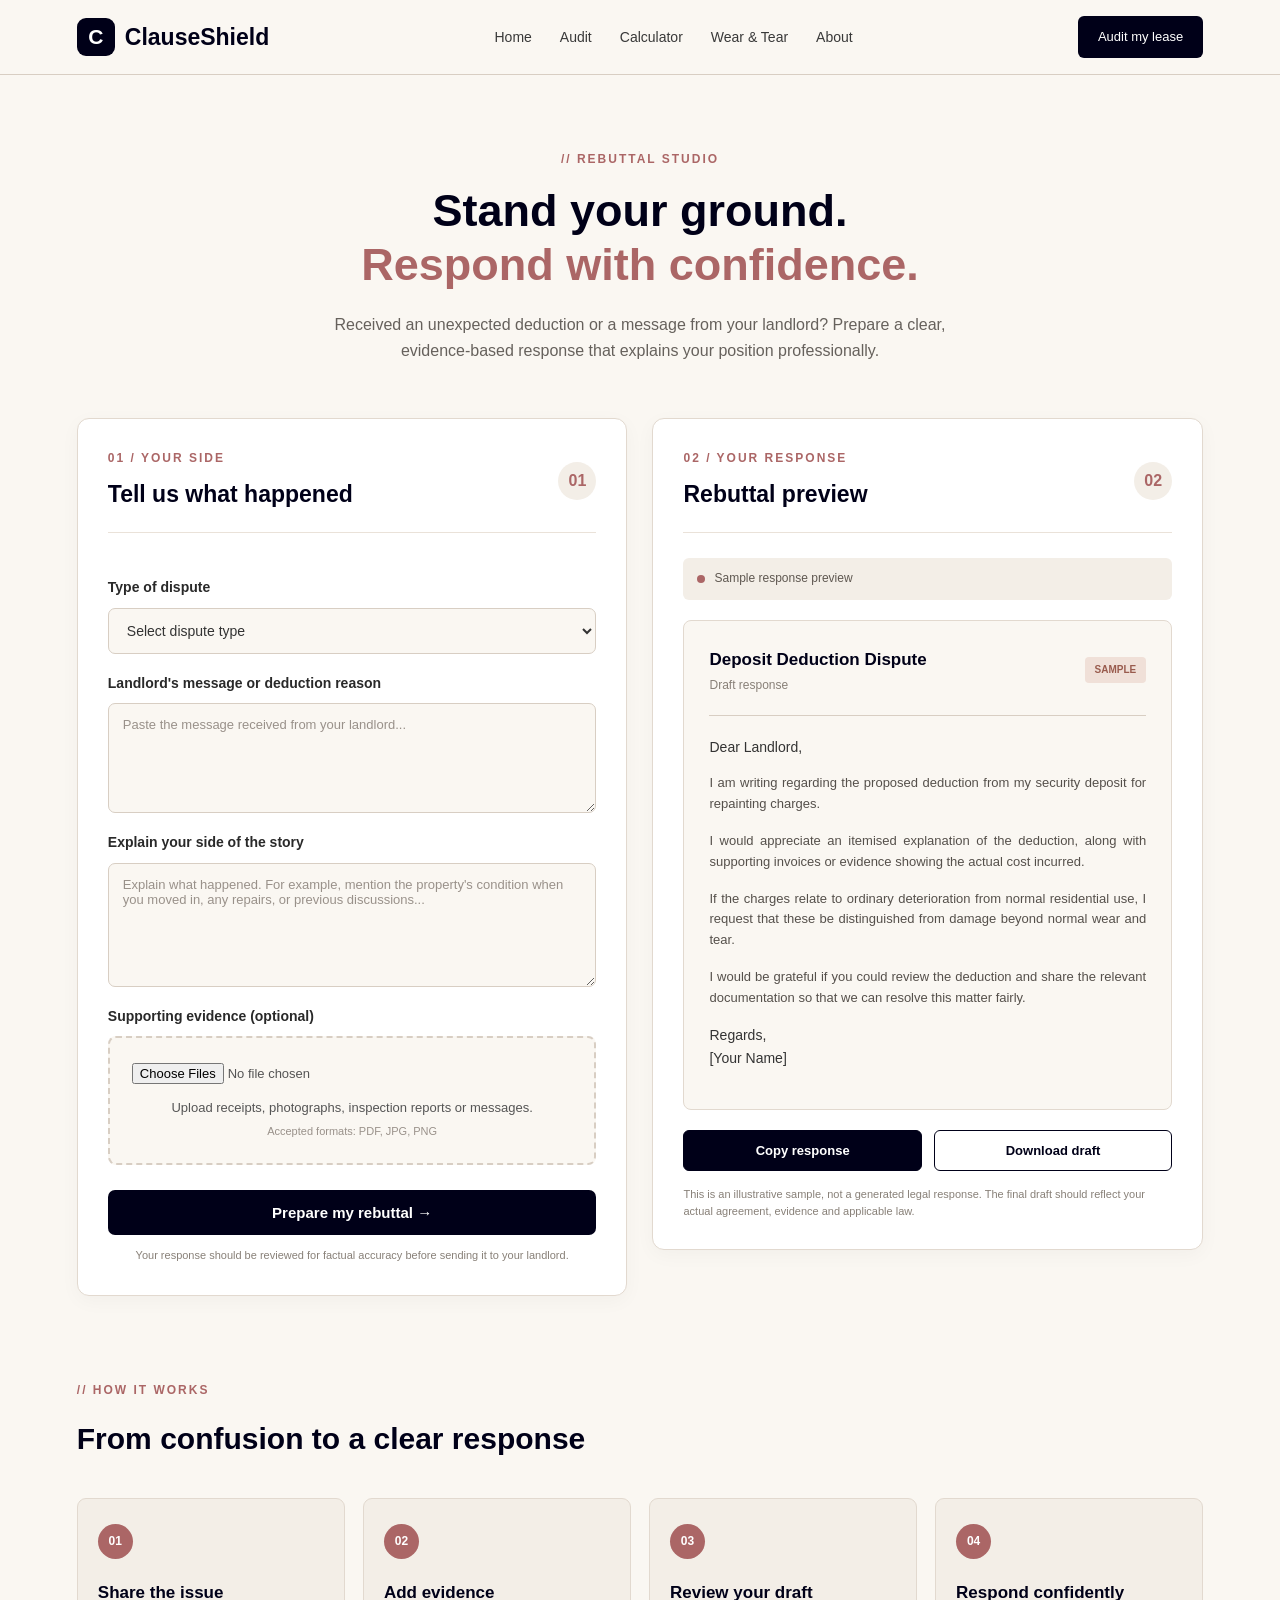
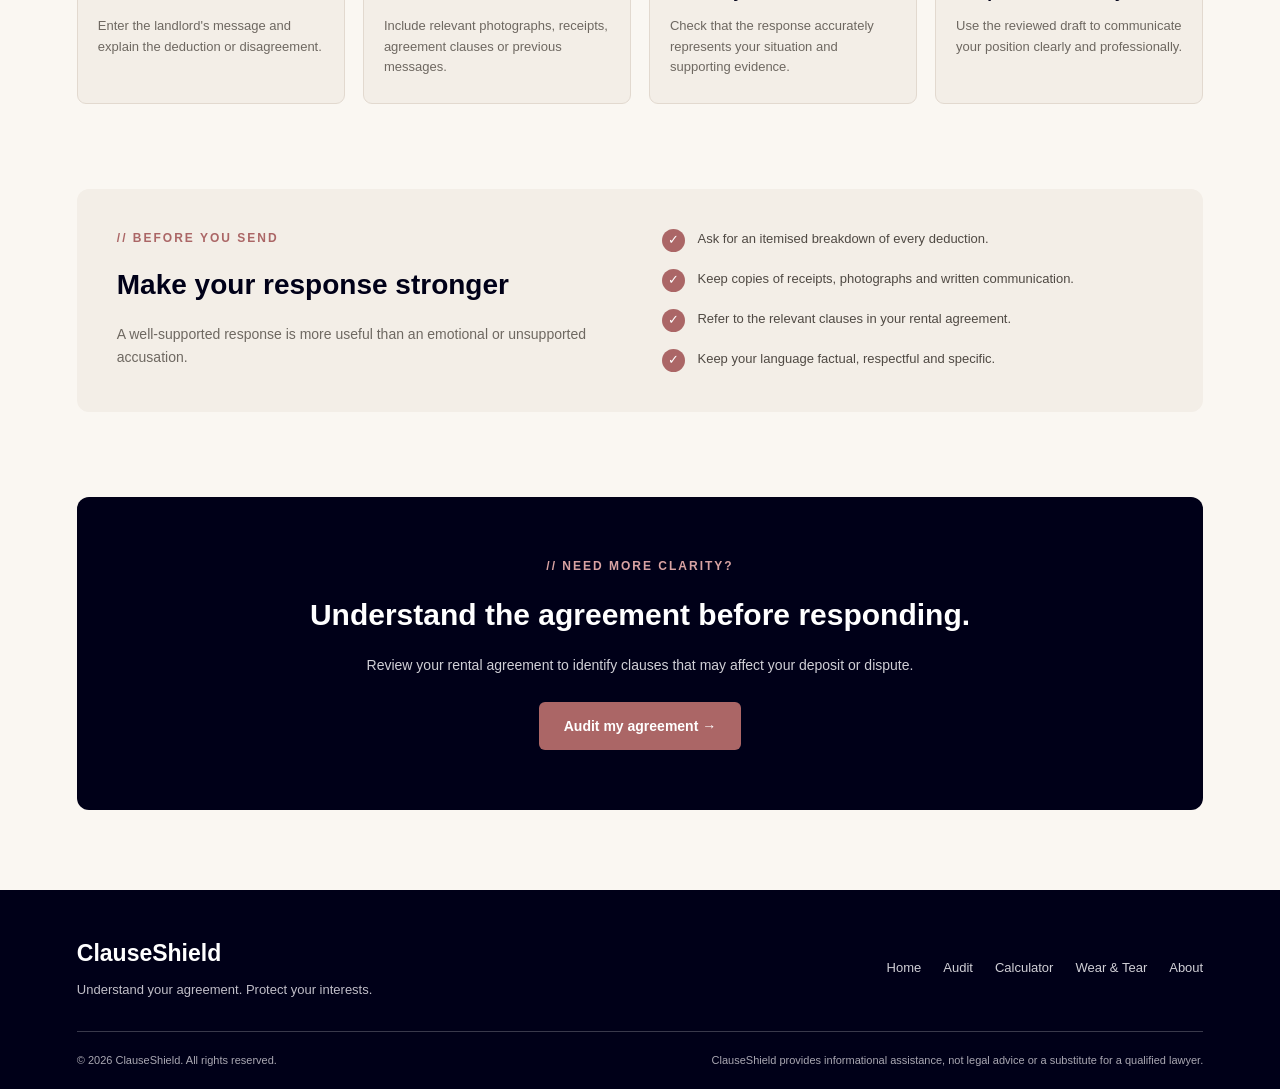
<file: public/rebuttal.html>
<!DOCTYPE html>
<html lang="en">
<head>
    <meta charset="UTF-8">
    <meta name="viewport" content="width=device-width, initial-scale=1.0">
    <title>Rebuttal Studio | ClauseShield</title>
    <link rel="stylesheet" href="rebuttal.css">
</head>

<body>

    <!-- NAVBAR -->
    <header class="navbar">
        <div class="webname">
            <span class="weblogo">C</span>
            <h2>ClauseShield</h2>
        </div>

        <nav class="menu">
            <a href="index.html">Home</a>
            <a href="audit.html">Audit</a>
            <a href="calculator.html">Calculator</a>
            <a href="wear.html">Wear & Tear</a>
            <a href="about.html">About</a>
        </nav>

        <a href="audit.html" class="nav-btn">Audit my lease</a>
    </header>


    <!-- MAIN CONTENT -->
    <main class="rebuttal-main">

        <!-- INTRODUCTION -->
        <section class="rebuttal-intro">

            <p class="section-label">// REBUTTAL STUDIO</p>

            <h1>Stand your ground.<br>
                <span>Respond with confidence.</span>
            </h1>

            <p class="intro-description">
                Received an unexpected deduction or a message from your landlord?
                Prepare a clear, evidence-based response that explains your position
                professionally.
            </p>

        </section>


        <!-- REBUTTAL WORKSPACE -->
        <section class="rebuttal-workspace">

            <!-- LEFT PANEL -->
            <div class="rebuttal-input">

                <div class="panel-heading">
                    <div>
                        <p class="section-label">01 / YOUR SIDE</p>
                        <h2>Tell us what happened</h2>
                    </div>

                    <span class="step-number">01</span>
                </div>

                <form class="rebuttal-form">

                    <label for="disputeType">Type of dispute</label>

                    <select id="disputeType" name="disputeType">
                        <option value="">Select dispute type</option>
                        <option value="security-deposit">Security deposit deduction</option>
                        <option value="painting">Painting charges</option>
                        <option value="cleaning">Cleaning charges</option>
                        <option value="damage">Property damage claim</option>
                        <option value="notice">Notice or eviction message</option>
                        <option value="other">Other</option>
                    </select>


                    <label for="landlordMessage">
                        Landlord's message or deduction reason
                    </label>

                    <textarea
                        id="landlordMessage"
                        name="landlordMessage"
                        rows="5"
                        placeholder="Paste the message received from your landlord..."
                    ></textarea>


                    <label for="tenantExplanation">
                        Explain your side of the story
                    </label>

                    <textarea
                        id="tenantExplanation"
                        name="tenantExplanation"
                        rows="6"
                        placeholder="Explain what happened. For example, mention the property's condition when you moved in, any repairs, or previous discussions..."
                    ></textarea>


                    <label for="evidence">
                        Supporting evidence (optional)
                    </label>

                    <div class="evidence-upload">
                        <input
                            type="file"
                            id="evidence"
                            name="evidence"
                            accept=".pdf,.jpg,.jpeg,.png"
                            multiple
                        >

                        <p>Upload receipts, photographs, inspection reports or messages.</p>
                        <span>Accepted formats: PDF, JPG, PNG</span>
                    </div>


                    <button type="button" class="generate-btn">
                        Prepare my rebuttal →
                    </button>

                    <p class="form-note">
                        Your response should be reviewed for factual accuracy
                        before sending it to your landlord.
                    </p>

                </form>

            </div>


            <!-- RIGHT PANEL -->
            <div class="rebuttal-output">

                <div class="panel-heading">
                    <div>
                        <p class="section-label">02 / YOUR RESPONSE</p>
                        <h2>Rebuttal preview</h2>
                    </div>

                    <span class="step-number">02</span>
                </div>


                <div class="output-status">
                    <span class="status-dot"></span>
                    <p>Sample response preview</p>
                </div>


                <div class="response-document">

                    <div class="document-header">
                        <div>
                            <h3>Deposit Deduction Dispute</h3>
                            <p>Draft response</p>
                        </div>

                        <span class="document-tag">SAMPLE</span>
                    </div>


                    <div class="document-divider"></div>


                    <p class="response-greeting">
                        Dear Landlord,
                    </p>


                    <p class="response-text">
                        I am writing regarding the proposed deduction from my
                        security deposit for repainting charges.
                    </p>


                    <p class="response-text">
                        I would appreciate an itemised explanation of the
                        deduction, along with supporting invoices or evidence
                        showing the actual cost incurred.
                    </p>


                    <p class="response-text">
                        If the charges relate to ordinary deterioration from
                        normal residential use, I request that these be
                        distinguished from damage beyond normal wear and tear.
                    </p>


                    <p class="response-text">
                        I would be grateful if you could review the deduction
                        and share the relevant documentation so that we can
                        resolve this matter fairly.
                    </p>


                    <p class="response-greeting">
                        Regards,<br>
                        [Your Name]
                    </p>

                </div>


                <div class="output-actions">
                    <button type="button" class="copy-btn">
                        Copy response
                    </button>

                    <button type="button" class="download-btn">
                        Download draft
                    </button>
                </div>


                <p class="output-note">
                    This is an illustrative sample, not a generated legal
                    response. The final draft should reflect your actual
                    agreement, evidence and applicable law.
                </p>

            </div>

        </section>


        <!-- HOW IT WORKS -->
        <section class="rebuttal-steps">

            <p class="section-label">// HOW IT WORKS</p>

            <h2>From confusion to a clear response</h2>

            <div class="steps-grid">

                <div class="step-card">
                    <span>01</span>
                    <h3>Share the issue</h3>
                    <p>
                        Enter the landlord's message and explain the
                        deduction or disagreement.
                    </p>
                </div>


                <div class="step-card">
                    <span>02</span>
                    <h3>Add evidence</h3>
                    <p>
                        Include relevant photographs, receipts, agreement
                        clauses or previous messages.
                    </p>
                </div>


                <div class="step-card">
                    <span>03</span>
                    <h3>Review your draft</h3>
                    <p>
                        Check that the response accurately represents
                        your situation and supporting evidence.
                    </p>
                </div>


                <div class="step-card">
                    <span>04</span>
                    <h3>Respond confidently</h3>
                    <p>
                        Use the reviewed draft to communicate your position
                        clearly and professionally.
                    </p>
                </div>

            </div>

        </section>


        <!-- IMPORTANT TIPS -->
        <section class="response-tips">

            <div class="tips-content">
                <p class="section-label">// BEFORE YOU SEND</p>

                <h2>Make your response stronger</h2>

                <p>
                    A well-supported response is more useful than an
                    emotional or unsupported accusation.
                </p>
            </div>


            <div class="tips-list">

                <div class="tip-item">
                    <span>✓</span>
                    <p>Ask for an itemised breakdown of every deduction.</p>
                </div>

                <div class="tip-item">
                    <span>✓</span>
                    <p>Keep copies of receipts, photographs and written communication.</p>
                </div>

                <div class="tip-item">
                    <span>✓</span>
                    <p>Refer to the relevant clauses in your rental agreement.</p>
                </div>

                <div class="tip-item">
                    <span>✓</span>
                    <p>Keep your language factual, respectful and specific.</p>
                </div>

            </div>

        </section>


        <!-- CTA -->
        <section class="rebuttal-cta">

            <p class="section-label">// NEED MORE CLARITY?</p>

            <h2>Understand the agreement before responding.</h2>

            <p>
                Review your rental agreement to identify clauses that may
                affect your deposit or dispute.
            </p>

            <a href="audit.html" class="cta-btn">Audit my agreement →</a>

        </section>

    </main>


    <!-- FOOTER -->
    <footer class="footer">

        <div class="footer-top">
            <div>
                <h2>ClauseShield</h2>
                <p>Understand your agreement. Protect your interests.</p>
            </div>

            <div class="footer-links">
                <a href="index.html">Home</a>
                <a href="audit.html">Audit</a>
                <a href="calculator.html">Calculator</a>
                <a href="wear.html">Wear & Tear</a>
                <a href="about.html">About</a>
            </div>
        </div>

        <div class="footer-bottom">
            <p>© 2026 ClauseShield. All rights reserved.</p>
            <p>
                ClauseShield provides informational assistance, not
                legal advice or a substitute for a qualified lawyer.
            </p>
        </div>

    </footer>

</body>
</html>
</file>
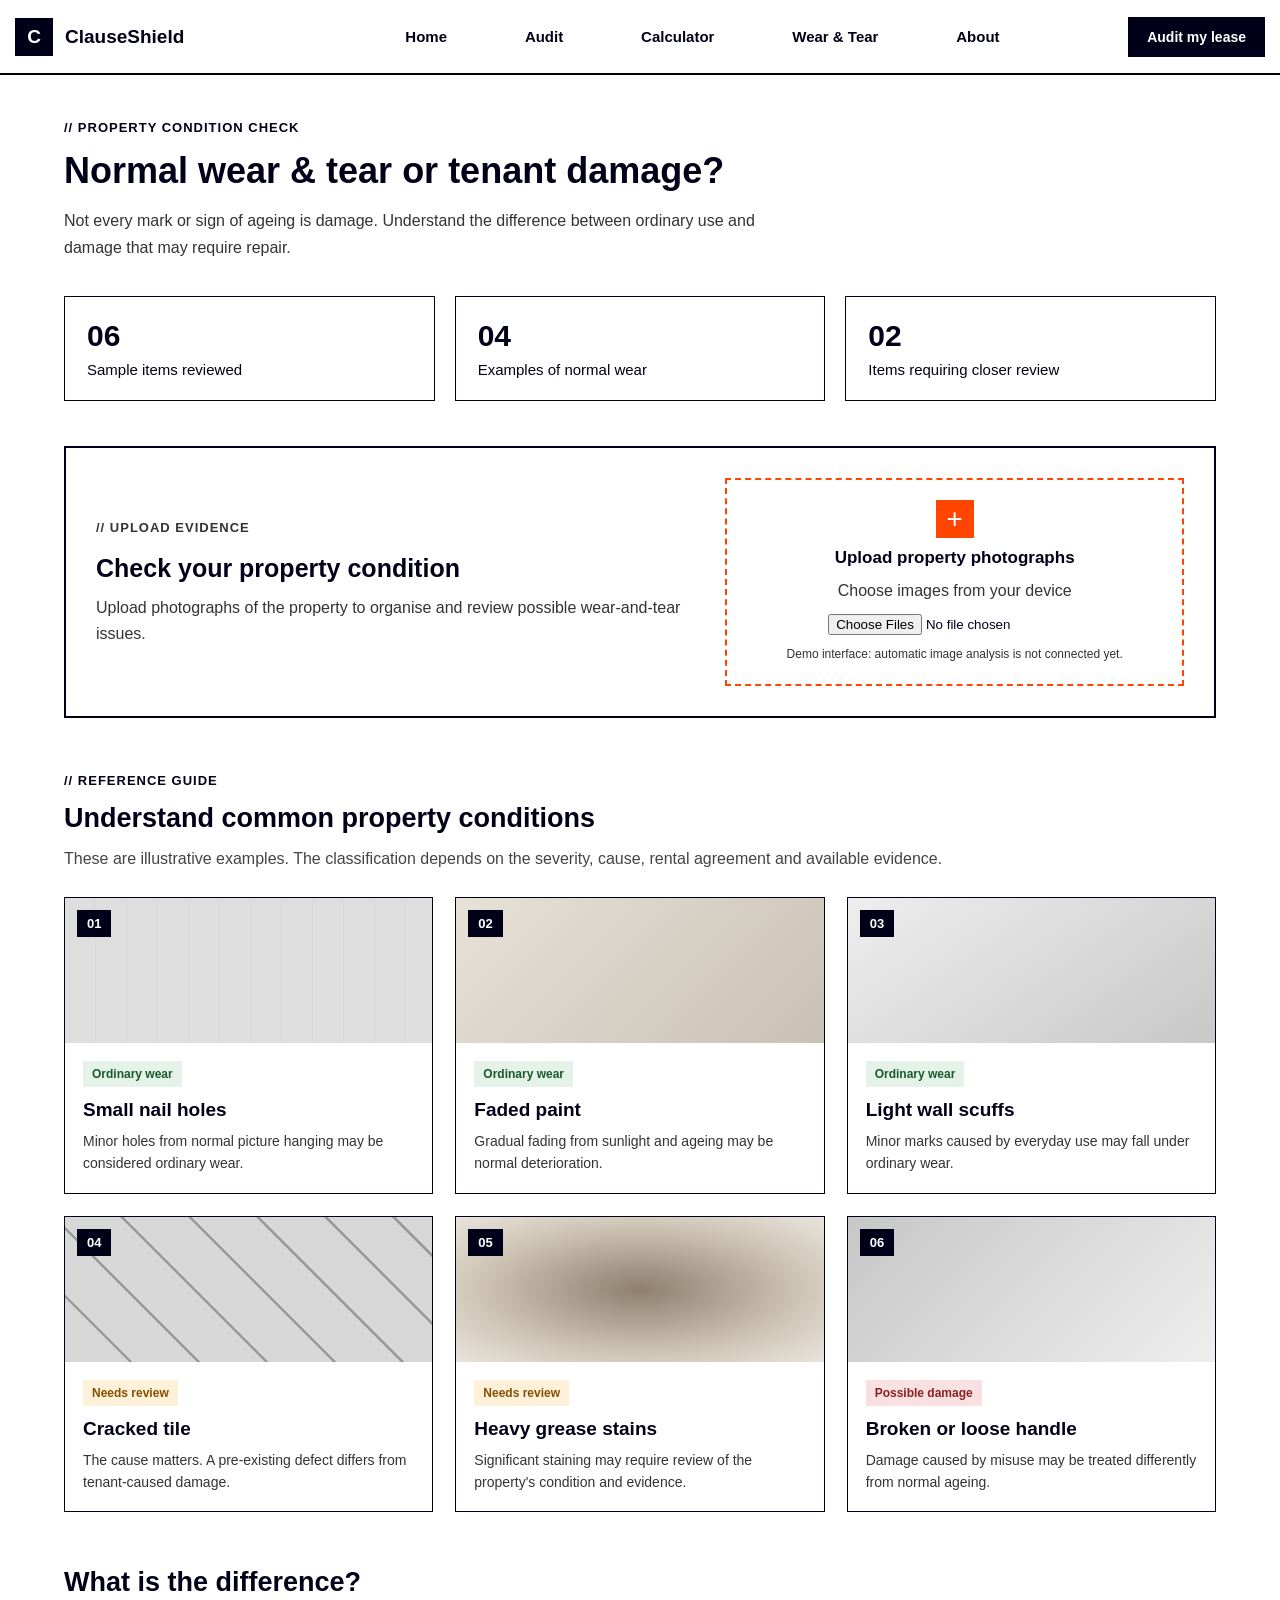
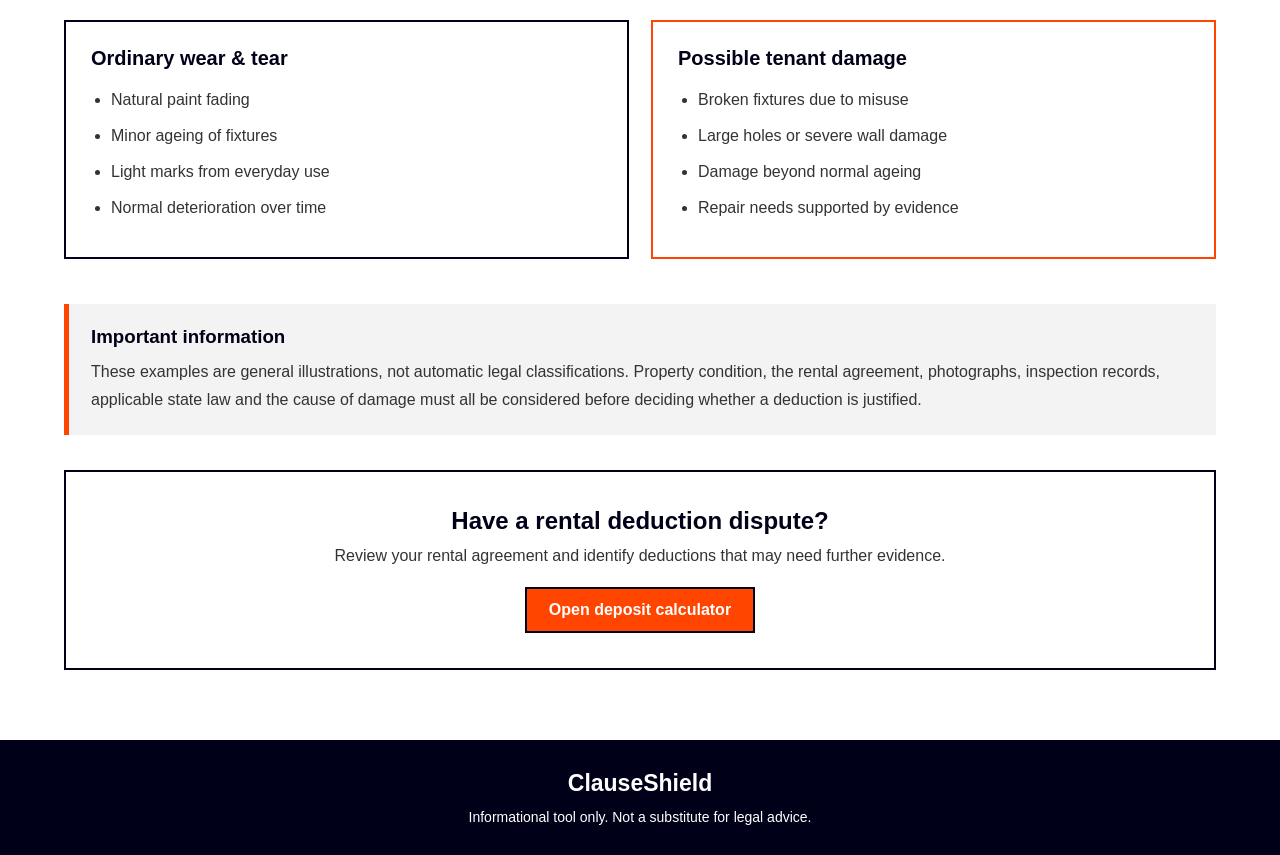
<file: public/wear.html>
<!DOCTYPE html>
<html lang="en">

<head>
    <meta charset="UTF-8">
    <meta name="viewport" content="width=device-width, initial-scale=1.0">

    <title>ClauseShield | Wear & Tear</title>

    <link rel="stylesheet" href="wear.css">
</head>

<body>

    <!-- NAVBAR -->
    <header>
        <nav class="navbar">

            <div class="webname">
                <div class="weblogo">C</div>
                <span>ClauseShield</span>
            </div>

            <div class="menu">

                <div class="menud">
                    <a href="index.html">Home</a>
                    <a href="audit.html">Audit</a>
                    <a href="calculator.html">Calculator</a>
                    <a href="wear.html" class="active">Wear &amp; Tear</a>
                    <a href="about.html">About</a>
                </div>

                <div class="audit">
                    <button class="btn1">
                        <a href="audit.html">Audit my lease</a>
                    </button>
                </div>

            </div>

        </nav>
    </header>


    <!-- MAIN CONTENT -->
    <main class="wear-main">

        <section class="wear-intro">

            <p class="step-label">// PROPERTY CONDITION CHECK</p>

            <h1>Normal wear &amp; tear or tenant damage?</h1>

            <p class="description">
                Not every mark or sign of ageing is damage.
                Understand the difference between ordinary use
                and damage that may require repair.
            </p>

        </section>


        <!-- SUMMARY -->
        <section class="summary-section">

            <div class="summary-card">
                <h2>06</h2>
                <p>Sample items reviewed</p>
            </div>

            <div class="summary-card">
                <h2>04</h2>
                <p>Examples of normal wear</p>
            </div>

            <div class="summary-card">
                <h2>02</h2>
                <p>Items requiring closer review</p>
            </div>

        </section>


        <!-- PHOTO UPLOAD -->
        <section class="upload-section">

            <div>
                <p class="step-label">// UPLOAD EVIDENCE</p>

                <h2>Check your property condition</h2>

                <p>
                    Upload photographs of the property to organise
                    and review possible wear-and-tear issues.
                </p>
            </div>

            <div class="upload-box">

                <div class="upload-icon">+</div>

                <h3>Upload property photographs</h3>

                <p>Choose images from your device</p>

                <input type="file" id="photoUpload"
                    accept="image/*" multiple>

                <p class="upload-note">
                    Demo interface: automatic image analysis
                    is not connected yet.
                </p>

            </div>

        </section>


        <!-- EXAMPLES -->
        <section class="examples-section">

            <p class="step-label">// REFERENCE GUIDE</p>

            <h2>Understand common property conditions</h2>

            <p class="section-description">
                These are illustrative examples. The classification
                depends on the severity, cause, rental agreement
                and available evidence.
            </p>


            <div class="examples-grid">

                <div class="example-card">
                    <div class="example-image nail">
                        <span>01</span>
                    </div>

                    <div class="example-content">
                        <span class="status normal">Ordinary wear</span>
                        <h3>Small nail holes</h3>
                        <p>
                            Minor holes from normal picture hanging
                            may be considered ordinary wear.
                        </p>
                    </div>
                </div>


                <div class="example-card">
                    <div class="example-image paint">
                        <span>02</span>
                    </div>

                    <div class="example-content">
                        <span class="status normal">Ordinary wear</span>
                        <h3>Faded paint</h3>
                        <p>
                            Gradual fading from sunlight and ageing
                            may be normal deterioration.
                        </p>
                    </div>
                </div>


                <div class="example-card">
                    <div class="example-image scuff">
                        <span>03</span>
                    </div>

                    <div class="example-content">
                        <span class="status normal">Ordinary wear</span>
                        <h3>Light wall scuffs</h3>
                        <p>
                            Minor marks caused by everyday use
                            may fall under ordinary wear.
                        </p>
                    </div>
                </div>


                <div class="example-card">
                    <div class="example-image tile">
                        <span>04</span>
                    </div>

                    <div class="example-content">
                        <span class="status review">Needs review</span>
                        <h3>Cracked tile</h3>
                        <p>
                            The cause matters. A pre-existing defect
                            differs from tenant-caused damage.
                        </p>
                    </div>
                </div>


                <div class="example-card">
                    <div class="example-image grease">
                        <span>05</span>
                    </div>

                    <div class="example-content">
                        <span class="status review">Needs review</span>
                        <h3>Heavy grease stains</h3>
                        <p>
                            Significant staining may require review
                            of the property's condition and evidence.
                        </p>
                    </div>
                </div>


                <div class="example-card">
                    <div class="example-image handle">
                        <span>06</span>
                    </div>

                    <div class="example-content">
                        <span class="status damage">Possible damage</span>
                        <h3>Broken or loose handle</h3>
                        <p>
                            Damage caused by misuse may be treated
                            differently from normal ageing.
                        </p>
                    </div>
                </div>

            </div>

        </section>


        <!-- COMPARISON -->
        <section class="comparison-section">

            <h2>What is the difference?</h2>

            <div class="comparison-grid">

                <div class="comparison-card">
                    <h3>Ordinary wear &amp; tear</h3>

                    <ul>
                        <li>Natural paint fading</li>
                        <li>Minor ageing of fixtures</li>
                        <li>Light marks from everyday use</li>
                        <li>Normal deterioration over time</li>
                    </ul>
                </div>


                <div class="comparison-card damage-card">
                    <h3>Possible tenant damage</h3>

                    <ul>
                        <li>Broken fixtures due to misuse</li>
                        <li>Large holes or severe wall damage</li>
                        <li>Damage beyond normal ageing</li>
                        <li>Repair needs supported by evidence</li>
                    </ul>
                </div>

            </div>

        </section>


        <!-- DISCLAIMER -->
        <section class="wear-disclaimer">

            <h3>Important information</h3>

            <p>
                These examples are general illustrations, not
                automatic legal classifications. Property condition,
                the rental agreement, photographs, inspection records,
                applicable state law and the cause of damage must
                all be considered before deciding whether a deduction
                is justified.
            </p>

        </section>


        <section class="next-step">
            <h2>Have a rental deduction dispute?</h2>

            <p>
                Review your rental agreement and identify deductions
                that may need further evidence.
            </p>

            <a href="calculator.html">Open deposit calculator</a>
        </section>

    </main>


    <!-- FOOTER -->
    <footer>

        <div class="footer-brand">ClauseShield</div>

        <p>
            Informational tool only. Not a substitute for legal advice.
        </p>

    </footer>

</body>
</html>
</file>
<file: public/style.css>
/* =========================================
   1. GLOBAL STYLES
========================================= */

* {
    margin: 0;
    padding: 0;
    box-sizing: border-box;
}

body {
    font-family: Arial, Helvetica, sans-serif;
    background-color: #FAF7F2;
    color: #171717;
    line-height: 1.6;
}

a {
    text-decoration: none;
    color: inherit;
}

button {
    font-family: inherit;
    cursor: pointer;
}

p {
    color: #383838;
}


/* =========================================
   2. NAVBAR
========================================= */

.navbar {
    width: 100%;
    min-height: 75px;
    padding: 12px 6%;
    display: flex;
    justify-content: space-between;
    align-items: center;
    gap: 25px;
    background-color: #FAF7F2;
    border-bottom: 1px solid #C9BDB1;
}

.webname {
    display: flex;
    align-items: center;
    gap: 10px;
    font-size: 22px;
    font-weight: bold;
    color: #000018;
}

.weblogo {
    width: 38px;
    height: 38px;
    display: flex;
    justify-content: center;
    align-items: center;
    border-radius: 8px;
    background-color: #000018;
    color: #FFFFFF;
    font-size: 20px;
}

.menu {
    display: flex;
    align-items: center;
    gap: 25px;
}

.menud {
    display: flex;
    align-items: center;
    gap: 25px;
}

.menud a {
    font-size: 14px;
    font-weight: 600;
    color: #252525;
    transition: color 0.3s;
}

.menud a:hover {
    color: #873F3F;
}

.audit {
    display: flex;
    align-items: center;
}

.navbar .btn1 {
    padding: 10px 17px;
    border-radius: 5px;
    background-color: #000018;
    color: #FFFFFF;
    border: 1px solid #000018;
    font-size: 13px;
    font-weight: bold;
    transition: 0.3s;
}

.navbar .btn1:hover {
    background-color: #873F3F;
    border-color: #873F3F;
}


/* =========================================
   3. HERO SECTION
========================================= */

.body1 {
    width: 100%;
    min-height: 540px;
    padding: 65px 7%;
    display: flex;
    justify-content: space-between;
    align-items: center;
    gap: 45px;
    background-color: #FAF7F2;
}

.content1 {
    width: 55%;
}

.part1 {
    display: flex;
    flex-direction: column;
    gap: 15px;
}

.para1 {
    font-size: clamp(40px, 5vw, 62px);
    line-height: 1.12;
    font-family: "Franklin Gothic Medium", Arial, sans-serif;
    color: #000018;
}

.para2 {
    max-width: 580px;
    font-size: 16px;
    line-height: 1.8;
    color: #383838;
}

.btn {
    display: flex;
    align-items: center;
    flex-wrap: wrap;
    gap: 14px;
    margin-top: 10px;
}

.btn1,
.btn2 {
    display: inline-flex;
    justify-content: center;
    align-items: center;
    padding: 12px 20px;
    border-radius: 5px;
    font-size: 14px;
    font-weight: bold;
    transition: 0.3s;
}

.body1 .btn1 {
    background-color: #000018;
    color: #FFFFFF;
    border: 1px solid #000018;
}

.body1 .btn1:hover {
    background-color: #873F3F;
    border-color: #873F3F;
}

.body1 .btn2 {
    background-color: transparent;
    color: #000018;
    border: 1px solid #000018;
}

.body1 .btn2:hover {
    background-color: #E9DED3;
}

.hero-note,
.legal-note {
    font-size: 12px;
    color: #383838;
}


/* HERO DOCUMENT */

.cont1_pic {
    width: 45%;
    display: flex;
    justify-content: center;
    align-items: center;
}

.hero-document {
    width: 100%;
    max-width: 430px;
    padding: 25px;
    background-color: #FFFFFF;
    border: 1px solid #C9BDB1;
    border-radius: 12px;
    box-shadow: 0 8px 25px rgba(0, 0, 0, 0.08);
}

.hero-document-top,
.document-footer {
    display: flex;
    justify-content: space-between;
    gap: 10px;
    font-size: 10px;
    color: #383838;
    font-weight: bold;
}

.hero-document h3 {
    margin-top: 25px;
    font-size: 22px;
    color: #000018;
}

.document-subtitle {
    color: #383838;
    font-size: 12px;
}

.document-line {
    height: 1px;
    background-color: #C9BDB1;
    margin: 20px 0;
}

.document-flag {
    display: flex;
    justify-content: space-between;
    align-items: center;
    gap: 10px;
    padding: 14px;
    margin-bottom: 12px;
    background-color: #F5EEE7;
    border-left: 3px solid #873F3F;
}

.document-flag h4 {
    font-size: 13px;
    color: #171717;
}

.document-flag p {
    font-size: 11px;
    color: #383838;
}

.document-flag span {
    color: #873F3F;
    font-size: 10px;
    font-weight: bold;
}

.document-footer {
    padding-top: 15px;
    margin-top: 20px;
    border-top: 1px solid #C9BDB1;
}


/* =========================================
   4. PRODUCT OVERVIEW STRIP
========================================= */

.body2 {
    width: 100%;
    min-height: 180px;
    padding: 30px 6%;
    display: flex;
    justify-content: space-evenly;
    align-items: center;
    flex-wrap: wrap;
    gap: 25px;
    background-color: #000018;
}

.body2 .part {
    flex: 1;
    min-width: 170px;
    max-width: 230px;
}

.body2 h1 {
    color: #F0B7A8;
    font-size: 23px;
    margin-bottom: 8px;
}

.body2 .para {
    color: #FFFFFF;
    font-size: 13px;
    line-height: 1.7;
}


/* =========================================
   5. HOW IT WORKS
========================================= */

.body3 {
    width: 90%;
    max-width: 1200px;
    margin: 75px auto;
    display: flex;
    flex-direction: column;
    align-items: stretch;
    gap: 25px;
}

.body3 .heading {
    font-size: 32px;
    font-weight: bold;
    line-height: 1.3;
    color: #000018;
}

.box3s {
    display: grid;
    grid-template-columns: repeat(3, 1fr);
    gap: 20px;
}

.box1,
.box2,
.box3,
.box4 {
    min-height: 190px;
    display: flex;
    align-items: center;
    justify-content: center;
    padding: 25px;
    background-color: #FFFFFF;
    border: 1px solid #C9BDB1;
    border-radius: 9px;
    transition: 0.3s;
}

.box1:hover,
.box2:hover,
.box3:hover,
.box4:hover {
    transform: translateY(-4px);
    box-shadow: 0 8px 20px rgba(0, 0, 0, 0.07);
}

.box4 {
    width: 33%;
    min-height: 170px;
}

.box1in,
.box2in,
.box3in,
.box4in {
    width: 100%;
    display: flex;
    flex-direction: column;
    gap: 12px;
}

.box1 .p1,
.box2 .p1,
.box3 .p1,
.box4 .p1 {
    color: #873F3F;
    font-size: 13px;
    font-weight: bold;
}

.box1 .p2,
.box2 .p2,
.box3 .p2,
.box4 .p2 {
    font-size: 19px;
    font-weight: bold;
    color: #000018;
}

.box1 .p3,
.box2 .p3,
.box3 .p3,
.box4 .p3 {
    color: #383838;
    font-size: 13px;
    line-height: 1.7;
}


/* =========================================
   6. COMPARISON SECTION
========================================= */

.body4 {
    width: 90%;
    max-width: 1200px;
    margin: 75px auto;
}

.body4in {
    width: 100%;
    margin: 0;
}

.part41 {
    color: #873F3F;
    font-size: 12px;
    letter-spacing: 2px;
    font-weight: bold;
}

.body4 .heading {
    margin: 15px 0;
    font-size: 32px;
    font-weight: bold;
    line-height: 1.3;
    color: #000018;
}

.comparison-intro {
    max-width: 750px;
    margin-bottom: 25px;
    color: #383838;
    font-size: 14px;
}

.table {
    width: 100%;
    overflow-x: auto;
}

table {
    width: 100%;
    border-collapse: collapse;
    background-color: #FFFFFF;
    border: 1px solid #C9BDB1;
}

th,
td {
    padding: 16px;
    text-align: left;
    vertical-align: top;
    border: 1px solid #C9BDB1;
    font-size: 13px;
    line-height: 1.6;
    color: #252525;
}

th {
    background-color: #000018;
    color: #FFFFFF;
    font-weight: bold;
}

td.p2,
th.p2 {
    font-size: 14px;
    font-weight: bold;
}


/* =========================================
   7. HOMEPAGE FEATURES
========================================= */

.homepage-features,
.legal-awareness,
.faq-section {
    width: 90%;
    max-width: 1200px;
    margin: 75px auto;
}

.homepage-features h2,
.legal-awareness h2,
.faq-section h2 {
    margin: 15px 0;
    font-size: 32px;
    line-height: 1.3;
    color: #000018;
}

.features-intro {
    max-width: 700px;
    color: #383838;
    font-size: 14px;
}

.homepage-feature-grid {
    display: grid;
    grid-template-columns: repeat(2, 1fr);
    gap: 20px;
    margin-top: 30px;
}

.homepage-feature-card {
    padding: 25px;
    background-color: #FFFFFF;
    border: 1px solid #C9BDB1;
    border-radius: 9px;
    transition: 0.3s;
}

.homepage-feature-card:hover {
    transform: translateY(-4px);
    border-color: #873F3F;
}

.homepage-feature-card span {
    color: #873F3F;
    font-size: 13px;
    font-weight: bold;
}

.homepage-feature-card h3 {
    margin: 12px 0;
    font-size: 19px;
    color: #000018;
}

.homepage-feature-card p {
    color: #383838;
    font-size: 13px;
    line-height: 1.7;
}

.homepage-feature-card a {
    display: inline-block;
    margin-top: 15px;
    color: #873F3F;
    font-size: 13px;
    font-weight: bold;
}

.homepage-feature-card a:hover {
    text-decoration: underline;
}


/* =========================================
   8. LEGAL AWARENESS
========================================= */

.legal-awareness {
    padding: 45px;
    background-color: #EFE5DA;
    border: 1px solid #C9BDB1;
    border-radius: 12px;
}

.legal-awareness > p:not(.legal-source-note) {
    max-width: 800px;
    color: #252525;
    font-size: 14px;
}

.legal-awareness-grid {
    display: grid;
    grid-template-columns: repeat(3, 1fr);
    gap: 18px;
    margin-top: 30px;
}

.legal-awareness-card {
    padding: 22px;
    background-color: #FFFFFF;
    border: 1px solid #C9BDB1;
    border-radius: 8px;
}

.legal-awareness-card h3 {
    margin-bottom: 10px;
    font-size: 16px;
    color: #000018;
}

.legal-awareness-card p {
    color: #383838;
    font-size: 13px;
    line-height: 1.7;
}

.legal-source-note {
    margin-top: 25px;
    color: #383838;
    font-size: 12px;
}


/* =========================================
   9. FAQ SECTION
========================================= */

.faq-list {
    margin-top: 25px;
}

.faq-list details {
    margin-bottom: 12px;
    padding: 18px 20px;
    background-color: #FFFFFF;
    border: 1px solid #C9BDB1;
    border-radius: 7px;
}

.faq-list summary {
    cursor: pointer;
    font-size: 15px;
    font-weight: bold;
    color: #000018;
}

.faq-list details p {
    margin-top: 14px;
    color: #383838;
    font-size: 13px;
    line-height: 1.7;
}


/* =========================================
   10. FINAL CTA
========================================= */

.foot_above {
    width: 100%;
    min-height: 150px;
    padding: 35px 7%;
    display: flex;
    justify-content: space-between;
    align-items: center;
    gap: 25px;
    background-color: #EFE5DA;
}

.foot_above .foot1 {
    font-size: 25px;
    font-weight: bold;
    line-height: 1.5;
    color: #000018;
}

.foot_above .btn {
    display: inline-flex;
    padding: 12px 22px;
    background-color: #000018;
    color: #FFFFFF;
    border-radius: 5px;
    font-size: 14px;
    font-weight: bold;
}

.foot_above .btn:hover {
    background-color: #873F3F;
}


/* =========================================
   11. FOOTER
========================================= */

footer {
    width: 100%;
    padding: 40px 6% 20px;
    display: flex;
    flex-direction: column;
    gap: 22px;
    background-color: #000018;
    color: #FFFFFF;
}

.footer-brand h2 {
    margin-bottom: 8px;
    font-size: 23px;
    color: #FFFFFF;
}

.footer-brand p,
.footer-disclaimer p {
    max-width: 750px;
    color: #FFFFFF;
    font-size: 12px;
    line-height: 1.7;
}

.footer-navigation {
    display: flex;
    flex-wrap: wrap;
    gap: 22px;
}

.footer-navigation a {
    color: #FFFFFF;
    font-size: 13px;
}

.footer-navigation a:hover {
    color: #F0B7A8;
}

.footer-bottom {
    display: flex;
    justify-content: space-between;
    flex-wrap: wrap;
    gap: 12px;
    padding-top: 18px;
    border-top: 1px solid #77778A;
}

.footer-bottom p {
    color: #FFFFFF;
    font-size: 11px;
}


/* =========================================
   12. RESPONSIVE DESIGN
========================================= */

@media (max-width: 900px) {

    .navbar {
        flex-wrap: wrap;
        justify-content: center;
    }

    .menu {
        flex-wrap: wrap;
        justify-content: center;
    }

    .body1 {
        flex-direction: column;
        padding: 50px 6%;
    }

    .content1,
    .cont1_pic {
        width: 100%;
    }

    .hero-document {
        max-width: 500px;
    }

    .box3s {
        grid-template-columns: repeat(2, 1fr);
    }

    .box4 {
        width: calc(50% - 10px);
    }

    .legal-awareness-grid {
        grid-template-columns: 1fr;
    }
}


@media (max-width: 600px) {

    .navbar {
        padding: 15px 5%;
    }

    .menu,
    .menud {
        width: 100%;
        justify-content: center;
        flex-wrap: wrap;
        gap: 12px;
    }

    .menud a {
        font-size: 12px;
    }

    .audit {
        display: none;
    }

    .body1 {
        padding: 40px 5%;
        gap: 30px;
    }

    .para1 {
        font-size: 40px;
    }

    .para2 {
        font-size: 14px;
    }

    .body2 {
        justify-content: flex-start;
        padding: 30px 8%;
    }

    .body2 .part {
        flex-basis: 40%;
    }

    .body3,
    .body4 {
        width: 92%;
        margin: 50px auto;
    }

    .body3 .heading,
    .body4 .heading,
    .homepage-features h2,
    .legal-awareness h2,
    .faq-section h2 {
        font-size: 25px;
    }

    .box3s,
    .homepage-feature-grid {
        grid-template-columns: 1fr;
    }

    .box4 {
        width: 100%;
    }

    .legal-awareness {
        padding: 25px 18px;
    }

    .foot_above {
        flex-direction: column;
        text-align: center;
        padding: 35px 20px;
    }

    .foot_above .foot1 {
        font-size: 21px;
    }

    .footer-navigation {
        gap: 14px;
    }

    .footer-bottom {
        flex-direction: column;
    }
}
</file>
<file: public/about.css>
* {
    margin: 0;
    padding: 0;
    box-sizing: border-box;
}

body {
    background-color: white;
    color: black;
    font-family: Arial, Helvetica, sans-serif;
}

/* NAVBAR */

.navbar {
    height: 75px;
    width: 100%;
    display: flex;
    align-items: center;
    justify-content: space-between;
    padding: 0 15px;
    border-bottom: 2px solid black;
    background-color: white;
}

.webname {
    width: 20%;
    display: flex;
    align-items: center;
    gap: 12px;
    color: #000018;
    font-size: 19px;
    font-weight: bold;
}

.weblogo {
    height: 38px;
    width: 38px;
    background-color: #000018;
    color: white;
    display: flex;
    align-items: center;
    justify-content: center;
    font-weight: bold;
}

.menu {
    width: 75%;
    display: flex;
    align-items: center;
    justify-content: space-between;
}

.menud {
    width: 80%;
    display: flex;
    align-items: center;
    justify-content: space-evenly;
}

.menud a {
    text-decoration: none;
    color: #000018;
    font-size: 15px;
    font-weight: 600;
}

.menud a:hover,
.menud a.active {
    color: #000018;
}

.audit {
    display: flex;
    align-items: center;
}

.btn1 {
    background-color: #000018;
    border: 2px solid #000018;
    padding: 10px 17px;
    cursor: pointer;
}

.btn1 a {
    text-decoration: none;
    color: white;
    font-weight: bold;
    font-size: 14px;
}


/* COMMON MAIN STYLING */

.about-main {
    width: 90%;
    max-width: 1200px;
    margin: auto;
    padding: 45px 0;
}

.step-label {
    color: #000018;
    font-size: 13px;
    font-weight: bold;
    letter-spacing: 1px;
    margin-bottom: 15px;
}

.section-description {
    color: #444;
    line-height: 1.7;
    margin: 12px 0 28px;
}


/* HERO */

.about-hero {
    padding: 45px 35px;
    background-color: #000018;
    color: white;
    margin-bottom: 55px;
}

.about-hero h1 {
    color: white;
    font-size: 40px;
    max-width: 750px;
    line-height: 1.2;
    margin-bottom: 20px;
}

.hero-description {
    color: #eeeeee;
    max-width: 750px;
    font-size: 16px;
    line-height: 1.8;
    margin-bottom: 25px;
}

.primary-btn {
    display: inline-block;
    background-color: orangered;
    color: white;
    text-decoration: none;
    padding: 12px 22px;
    font-weight: bold;
    border: 2px solid white;
}


/* MISSION */

.mission-section {
    display: grid;
    grid-template-columns: 1.4fr 1fr;
    gap: 35px;
    align-items: center;
    margin-bottom: 65px;
}

.mission-content h2 {
    color: #000018;
    font-size: 29px;
    margin-bottom: 18px;
}

.mission-content p:not(.step-label) {
    color: #333;
    line-height: 1.8;
    margin-bottom: 13px;
}

.mission-highlight {
    background-color: #000018;
    color: white;
    padding: 30px;
    text-align: center;
    border-bottom: 5px solid orangered;
}

.highlight-symbol {
    height: 65px;
    width: 65px;
    margin: 0 auto 18px;
    background-color: orangered;
    color: white;
    display: flex;
    justify-content: center;
    align-items: center;
    font-size: 30px;
    font-weight: bold;
}

.mission-highlight h3 {
    font-size: 20px;
    margin-bottom: 12px;
}

.mission-highlight p {
    color: #eeeeee;
    line-height: 1.7;
}


/* FEATURES */

.features-section {
    margin-bottom: 65px;
}

.features-section h2,
.working-section h2,
.technology-section h2,
.team-section h2,
.impact-section h2 {
    color: #000018;
    font-size: 28px;
}

.features-grid {
    display: grid;
    grid-template-columns: repeat(2, 1fr);
    gap: 20px;
}

.feature-card {
    padding: 25px;
    border: 1px solid #000018;
    border-left: 5px solid orangered;
    background-color: white;
}

.feature-number {
    color: orangered;
    font-size: 25px;
    font-weight: bold;
    margin-bottom: 15px;
}

.feature-card h3 {
    color: #000018;
    font-size: 20px;
    margin-bottom: 10px;
}

.feature-card p {
    color: #333;
    line-height: 1.7;
}


/* HOW IT WORKS */

.working-section {
    margin-bottom: 65px;
}

.working-steps {
    margin-top: 25px;
    border-left: 3px solid orangered;
    padding-left: 25px;
}

.working-step {
    display: flex;
    gap: 20px;
    align-items: flex-start;
    padding: 18px 0;
}

.working-step span {
    min-width: 42px;
    height: 42px;
    background-color: #000018;
    color: white;
    display: flex;
    align-items: center;
    justify-content: center;
    font-weight: bold;
}

.working-step h3 {
    color: #000018;
    margin-bottom: 8px;
    font-size: 18px;
}

.working-step p {
    color: #333;
    line-height: 1.6;
}


/* TECHNOLOGY */

.technology-section {
    margin-bottom: 65px;
}

.technology-grid {
    display: grid;
    grid-template-columns: repeat(2, 1fr);
    gap: 18px;
    margin-top: 25px;
}

.technology-card {
    padding: 22px;
    background-color: #f3f3f3;
    border: 1px solid #000018;
}

.technology-card h3 {
    color: #000018;
    font-size: 19px;
    margin-bottom: 10px;
}

.technology-card p {
    color: #333;
    line-height: 1.6;
}

.technology-note {
    color: #444;
    font-size: 13px;
    line-height: 1.6;
    margin-top: 15px;
}


/* TEAM */

.team-section {
    margin-bottom: 65px;
}

.team-grid {
    display: grid;
    grid-template-columns: repeat(4, 1fr);
    gap: 18px;
    margin-top: 28px;
}

.team-card {
    border: 1px solid #000018;
    padding: 25px 15px;
    text-align: center;
}

.team-initial {
    height: 65px;
    width: 65px;
    margin: 0 auto 15px;
    border-radius: 50%;
    background-color: #000018;
    color: white;
    display: flex;
    justify-content: center;
    align-items: center;
    font-size: 25px;
    font-weight: bold;
    border: 3px solid orangered;
}

.team-card h3 {
    color: #000018;
    font-size: 17px;
    margin-bottom: 8px;
}

.team-card p {
    color: #555;
    font-size: 14px;
}

.college-name {
    color: #000018;
    font-weight: bold;
    text-align: center;
    margin-top: 28px;
}


/* IMPACT */

.impact-section {
    margin-bottom: 55px;
}

.impact-grid {
    display: grid;
    grid-template-columns: 1fr 1fr;
    gap: 20px;
    margin-top: 25px;
}

.impact-card {
    border: 2px solid #000018;
    padding: 25px;
}

.impact-card span {
    display: inline-block;
    background-color: orangered;
    color: white;
    padding: 7px 12px;
    font-weight: bold;
    margin-bottom: 15px;
}

.impact-card h3 {
    color: #000018;
    margin-bottom: 12px;
    font-size: 20px;
}

.impact-card p {
    color: #333;
    line-height: 1.7;
}


/* DISCLAIMER */

.about-disclaimer {
    background-color: #f3f3f3;
    border-left: 5px solid orangered;
    padding: 23px;
    margin-bottom: 40px;
}

.about-disclaimer h3 {
    color: #000018;
    margin-bottom: 12px;
}

.about-disclaimer p {
    color: #333;
    line-height: 1.7;
}


/* CTA */

.about-cta {
    background-color: #000018;
    color: white;
    padding: 40px 20px;
    text-align: center;
    margin-bottom: 25px;
}

.about-cta h2 {
    color: white;
    font-size: 27px;
    margin-bottom: 12px;
}

.about-cta p {
    color: #eeeeee;
    margin-bottom: 22px;
    line-height: 1.6;
}

.about-cta a {
    display: inline-block;
    background-color: orangered;
    color: white;
    text-decoration: none;
    padding: 12px 25px;
    font-weight: bold;
    border: 2px solid white;
}


/* FOOTER */

footer {
    background-color: #000018;
    color: white;
    padding: 30px 15px;
    text-align: center;
}

.footer-brand {
    font-size: 23px;
    font-weight: bold;
    margin-bottom: 12px;
}

footer p {
    color: white;
    font-size: 14px;
}


/* RESPONSIVE */

@media (max-width: 900px) {

    .navbar {
        height: auto;
        padding: 15px;
        flex-direction: column;
        gap: 18px;
    }

    .webname,
    .menu {
        width: 100%;
    }

    .menu {
        flex-direction: column;
        gap: 18px;
    }

    .menud {
        width: 100%;
        flex-wrap: wrap;
        gap: 15px;
    }

    .team-grid {
        grid-template-columns: repeat(2, 1fr);
    }

    .mission-section {
        grid-template-columns: 1fr;
    }
}

@media (max-width: 600px) {

    .about-main {
        width: 92%;
    }

    .about-hero {
        padding: 30px 20px;
    }

    .about-hero h1 {
        font-size: 30px;
    }

    .features-grid,
    .technology-grid,
    .impact-grid {
        grid-template-columns: 1fr;
    }

    .team-grid {
        grid-template-columns: 1fr 1fr;
    }

    .features-section h2,
    .working-section h2,
    .technology-section h2,
    .team-section h2,
    .impact-section h2 {
        font-size: 24px;
    }
}
</file>
<file: public/audit.css>
/* ==============================
   1. GLOBAL STYLING
================================ */

* {
    box-sizing: border-box;
    margin: 0;
    padding: 0;
}

body {
    background-color: #FAF7F2;
    color: #000018;
    font-family: Arial, sans-serif;
    line-height: 1.6;
}

a {
    text-decoration: none;
    color: inherit;
}

button,
input,
textarea {
    font: inherit;
}


/* ==============================
   2. NAVBAR
================================ */

.navbar {
    min-height: 75px;
    display: flex;
    justify-content: space-between;
    align-items: center;
    padding: 12px 5%;
    border-bottom: 1px solid #D8CEC3;
    background-color: #FAF7F2;
}

.webname {
    display: flex;
    align-items: center;
    gap: 12px;
    font-size: 1.3rem;
    font-weight: bold;
}

.weblogo {
    width: 40px;
    height: 40px;
    background-color: #000018;
    color: white;
    border-radius: 8px;
    display: flex;
    align-items: center;
    justify-content: center;
    font-weight: bold;
}

.menu {
    display: flex;
    align-items: center;
    gap: 35px;
}

.menud {
    display: flex;
    align-items: center;
    gap: 25px;
}

.menud a {
    font-size: 0.95rem;
}

.menud a:hover {
    color: #AB6666;
}

.nav-btn {
    background-color: #000018;
    color: white;
    padding: 10px 18px;
    border-radius: 5px;
}


/* ==============================
   3. MAIN LAYOUT
================================ */

.audit-main {
    max-width: 1250px;
    width: 90%;
    margin: 50px auto;
    display: grid;
    grid-template-columns: 1.5fr 0.8fr;
    gap: 45px;
    align-items: start;
}


/* ==============================
   4. UPLOAD SECTION
================================ */

.upload-section {
    width: 100%;
}

.step-label {
    color: #AB6666;
    font-size: 0.8rem;
    font-weight: bold;
    letter-spacing: 1.5px;
    margin-bottom: 15px;
}

.upload-section h1 {
    font-size: 2.5rem;
    line-height: 1.2;
    margin-bottom: 15px;
}

.description {
    color: #666;
    margin-bottom: 30px;
    max-width: 650px;
}


/* ==============================
   5. UPLOAD FORM
================================ */

.audit-form {
    display: flex;
    flex-direction: column;
    gap: 25px;
}


/* TABS */

.upload-tabs {
    display: flex;
    gap: 10px;
    border-bottom: 1px solid #D8CEC3;
}

.tab-btn {
    background: transparent;
    border: none;
    padding: 12px 15px;
    cursor: pointer;
    color: #666;
}

.tab-btn.active {
    color: #000018;
    font-weight: bold;
    border-bottom: 3px solid #AB6666;
}


/* UPLOAD AREA */

.drop-area {
    min-height: 230px;
    border: 2px dashed #AB6666;
    border-radius: 10px;
    background-color: #F3EEE7;

    display: flex;
    flex-direction: column;
    justify-content: center;
    align-items: center;

    gap: 10px;
    padding: 25px;
    cursor: pointer;
    text-align: center;
}

.drop-area:hover {
    background-color: #EDE3D8;
}

.upload-icon {
    width: 50px;
    height: 50px;
    background-color: #000018;
    color: white;
    border-radius: 50%;

    display: flex;
    justify-content: center;
    align-items: center;

    font-size: 1.7rem;
}

.drop-area h3 {
    font-size: 1.1rem;
}

.drop-area p {
    color: #777;
    font-size: 0.9rem;
}

.choose-file {
    background-color: #AB6666;
    color: white;
    padding: 9px 20px;
    border-radius: 5px;
}

.drop-area input[type="file"] {
    display: none;
}


/* PASTE MESSAGE */

.input-panel textarea {
    width: 100%;
    min-height: 180px;
    resize: vertical;
    padding: 15px;
    border: 1px solid #D8CEC3;
    border-radius: 7px;
    background-color: white;
}


/* ==============================
   6. DOCUMENT DETAILS
================================ */

.document-details {
    display: flex;
    flex-direction: column;
    gap: 18px;
}

.document-details h2 {
    font-size: 1.4rem;
    margin-bottom: 5px;
}

.form-group {
    display: flex;
    flex-direction: column;
    gap: 7px;
}

.form-group label {
    font-weight: bold;
    font-size: 0.9rem;
}

.form-group input {
    width: 100%;
    height: 45px;
    padding: 10px 12px;

    border: 1px solid #D8CEC3;
    border-radius: 6px;

    background-color: white;
    outline: none;
}

.form-group input:focus,
.input-panel textarea:focus {
    border-color: #AB6666;
}


/* ==============================
   7. RUN AUDIT BUTTON
================================ */

.run-audit {
    width: 100%;
    min-height: 50px;

    background-color: #000018;
    color: white;

    border: none;
    border-radius: 6px;

    font-weight: bold;
    cursor: pointer;
}

.run-audit:hover {
    background-color: #AB6666;
}

.disclaimer {
    text-align: center;
    color: #777;
    font-size: 0.8rem;
    margin-top: -15px;
}


/* ==============================
   8. RIGHT SIDEBAR
================================ */

.audit-sidebar {
    display: flex;
    flex-direction: column;
    gap: 35px;
}

.demo-section,
.next-section {
    display: flex;
    flex-direction: column;
    gap: 15px;
}

.section-label {
    color: #AB6666;
    font-size: 0.8rem;
    font-weight: bold;
    letter-spacing: 1px;
}

.demo-section h2 {
    font-size: 1.4rem;
    line-height: 1.3;
}


/* DEMO CARDS */

.demo-card {
    width: 100%;
    text-align: left;
    padding: 17px;

    border: 1px solid #D8CEC3;
    border-radius: 8px;

    background-color: white;
    cursor: pointer;
}

.demo-card:hover {
    border-color: #AB6666;
    background-color: #F3EEE7;
}

.demo-card h3 {
    font-size: 1rem;
    margin-bottom: 5px;
}

.demo-card p {
    color: #777;
    font-size: 0.85rem;
}


/* ==============================
   9. NEXT STEPS
================================ */

.next-step {
    display: flex;
    align-items: flex-start;
    gap: 15px;
    padding-bottom: 15px;
    border-bottom: 1px solid #D8CEC3;
}

.step-number {
    min-width: 35px;
    height: 35px;

    background-color: #F3EEE7;
    color: #AB6666;

    border-radius: 50%;

    display: flex;
    justify-content: center;
    align-items: center;

    font-weight: bold;
    font-size: 0.85rem;
}

.next-step h3 {
    font-size: 0.95rem;
}

.next-step p {
    color: #777;
    font-size: 0.8rem;
}


/* ==============================
   10. FOOTER
================================ */

footer {
    background-color: #000018;
    color: white;
    padding: 30px 5%;
}

.footer-brand {
    font-size: 1.3rem;
    font-weight: bold;
    margin-bottom: 8px;
}

footer p {
    color: #D8CEC3;
    font-size: 0.85rem;
}


/* ==============================
   11. RESPONSIVE DESIGN
================================ */

@media (max-width: 900px) {

    .audit-main {
        grid-template-columns: 1fr;
        gap: 40px;
    }

    .audit-sidebar {
        display: grid;
        grid-template-columns: 1fr 1fr;
        align-items: start;
    }

    .menu {
        gap: 15px;
    }

    .menud {
        gap: 12px;
    }

}

@media (max-width: 650px) {

    .navbar {
        flex-direction: column;
        gap: 15px;
    }

    .menu {
        flex-direction: column;
        width: 100%;
    }

    .menud {
        flex-wrap: wrap;
        justify-content: center;
    }

    .audit-main {
        width: 92%;
        margin: 30px auto;
    }

    .upload-section h1 {
        font-size: 2rem;
    }

    .audit-sidebar {
        display: flex;
    }

    .upload-tabs {
        gap: 2px;
    }

    .tab-btn {
        padding: 10px 7px;
        font-size: 0.8rem;
    }

}
</file>
<file: public/calculator.css>
/* ---------- BASIC RESET ---------- */

* {
    margin: 0;
    padding: 0;
    box-sizing: border-box;
}

body {
    background-color: #FFFFFF;
    color: rgb(0, 0, 24);
    font-family: Arial, sans-serif;
}

a {
    text-decoration: none;
    color: #000000;
}


/* ---------- NAVBAR - SAME AS HOMEPAGE ---------- */

.navbar {
    min-height: 75px;
    display: flex;
    justify-content: space-between;
    align-items: center;
    padding: 0 15px;
    border-bottom: 2px solid black;
    background-color: #FFFFFF;
}

.webname {
    display: flex;
    align-items: center;
    gap: 10px;
    font-size: 22px;
    font-weight: bold;
    color: #000018;
}

.weblogo {
    width: 38px;
    height: 38px;
    display: flex;
    justify-content: center;
    align-items: center;
    border-radius: 8px;
    background-color: #000018;
    color: #FFFFFF;
    font-size: 20px;
}

.menu {
    display: flex;
    justify-content: space-between;
    width: 60%;
    padding: 5px;
    align-items: center;
}

.menud {
    width: 80%;
    display: flex;
    justify-content: space-evenly;
    align-items: center;
    gap: 10px;
}

.menud a {
    color: #000000;
    font-size: 15px;
}

.menud a:hover {
    color: orangered;
}

.audit {
    display: flex;
    justify-content: center;
}

.btn1 {
    display: flex;
    align-items: center;
    justify-content: center;
    background-color: #000018;

    color: white;
    border: 2px solid black;
    padding: 10px 14px;
    cursor: pointer;
}

.btn1 a {
    color: white;
    font-size: 14px;
}

.btn1:hover {
    background-color: #D93600;
}


/* ---------- MAIN SECTION ---------- */

.calculator-main {
    width: 88%;
    max-width: 1250px;
    margin: 45px auto;
}


/* ---------- INTRODUCTION ---------- */

.calculator-intro {
    margin-bottom: 30px;
}

.step-label {
    color: orangered;
    font-size: 14px;
    font-weight: bold;
    letter-spacing: 1px;
    margin-bottom: 12px;
}

.calculator-intro h1 {
    color: rgb(0, 0, 24);
    font-size: 2.5rem;
    font-family: 'Franklin Gothic Medium',
                 'Arial Narrow', Arial, sans-serif;
    margin-bottom: 15px;
}

.description {
    color: #333333;
    font-size: 16px;
    line-height: 1.7;
    max-width: 750px;
}


/* ---------- DEPOSIT DETAILS ---------- */

.deposit-details {
    display: grid;
    grid-template-columns: 1fr 1fr 1fr;
    gap: 20px;
    margin-bottom: 30px;
}

.detail-card {
    border: 2px solid black;
    padding: 22px;
    background-color: #FFFFFF;
}

.detail-card p {
    color: #444444;
    font-size: 14px;
    margin-bottom: 10px;
}

.detail-card h2 {
    color: rgb(0, 0, 24);
    font-size: 27px;
}

.demo-label {
    display: flex;
    flex-direction: column;
    justify-content: center;
    border-left: 5px solid orangered;
}

.demo-label span {
    color: orangered;
    font-size: 13px;
    font-weight: bold;
    letter-spacing: 1px;
    margin-bottom: 8px;
}

.demo-label p {
    color: rgb(0, 0, 24);
    font-size: 16px;
    font-weight: bold;
    margin: 0;
}


/* ---------- CALCULATOR CONTENT ---------- */

.calculator-content {
    display: grid;
    grid-template-columns: 1.7fr 0.9fr;
    gap: 25px;
    align-items: start;
}


/* ---------- DEDUCTION SECTION ---------- */

.deduction-section {
    background-color: #FFFFFF;
    border: 2px solid black;
    padding: 25px;
}

.deduction-section h2,
.result-section h2,
.distribution-section h2 {
    color: rgb(0, 0, 24);
    font-size: 22px;
    margin-bottom: 12px;
    font-family: 'Franklin Gothic Medium',
                 'Arial Narrow', Arial, sans-serif;
}

.section-description {
    color: #444444;
    font-size: 14px;
    line-height: 1.6;
    margin-bottom: 20px;
}


/* ---------- TABLE ---------- */

.table-container {
    width: 100%;
    overflow-x: auto;
}

table {
    width: 100%;
    min-width: 650px;
    border-collapse: collapse;
}

th {
    background-color: rgb(0, 0, 24);
    color: #FFFFFF;
    text-align: left;
    padding: 14px 12px;
    font-size: 14px;
    border: 1px solid black;
}

td {
    color: #222222;
    padding: 15px 12px;
    border: 1px solid #777777;
    font-size: 14px;
    line-height: 1.6;
    vertical-align: middle;
}

tbody tr:hover {
    background-color: #FFF1E8;
}


/* ---------- VERDICT LABELS ---------- */

.verdict {
    display: inline-block;
    padding: 6px 9px;
    font-size: 12px;
    font-weight: bold;
    white-space: nowrap;
    border: 1px solid;
}

.challenge {
    background-color: #FFE5DB;
    color: #A52A00;
    border-color: #A52A00;
}

.review {
    background-color: #FFF0D5;
    color: #80500D;
    border-color: #B47A19;
}

.justified {
    background-color: #E3EFE5;
    color: #285C37;
    border-color: #498457;
}


/* ---------- ADD DEDUCTION BUTTON ---------- */

.add-deduction {
    margin-top: 20px;
    padding: 11px 18px;
    background-color: #FFFFFF;
    color: orangered;
    border: 2px solid orangered;
    font-size: 14px;
    font-weight: bold;
    cursor: pointer;
}

.add-deduction:hover {
    background-color: orangered;
    color: #FFFFFF;
}


/* ---------- RESULT SECTION ---------- */

.result-section {
    background-color: #FFFFFF;
    border: 2px solid black;
    padding: 25px;
}

.result-section .section-label {
    color: orangered;
    font-size: 13px;
    font-weight: bold;
    letter-spacing: 1px;
    margin-bottom: 10px;
}

.result-card {
    background-color: #FFFFFF;
    border: 1px solid #777777;
    padding: 17px;
    margin-top: 15px;
}

.result-card p {
    color: #444444;
    font-size: 13px;
    line-height: 1.6;
    margin-bottom: 9px;
}

.result-card h2 {
    color: rgb(0, 0, 24);
    font-size: 24px;
    margin: 0;
}

.recoverable {
    border-left: 5px solid orangered;
}

.recoverable h2 {
    color: orangered;
}

.result-card .result-note {
    color: #333333;
    font-size: 12px;
    line-height: 1.6;
    margin-top: 12px;
    margin-bottom: 0;
}

.rebuttal-btn {
    display: block;
    width: 100%;
    padding: 13px;
    margin-top: 18px;
    background-color: orangered;
    color: #FFFFFF;
    border: 2px solid black;
    text-align: center;
    font-size: 15px;
    font-weight: bold;
}

.rebuttal-btn:hover {
    background-color: #D93600;
}


/* ---------- DISTRIBUTION SECTION ---------- */

.distribution-section {
    background-color: #FFFFFF;
    border: 2px solid black;
    padding: 25px;
    margin-top: 30px;
}

.distribution-section .section-description {
    margin-bottom: 20px;
}


/* ---------- DISTRIBUTION BAR ---------- */

.distribution-bar {
    width: 100%;
    height: 25px;
    display: flex;
    overflow: hidden;
    margin-bottom: 25px;
    border: 1px solid black;
}

.bar-refund {
    width: 42.6%;
    background-color: #6D9B79;
}

.bar-challenge {
    width: 40%;
    background-color: orangered;
}

.bar-review {
    width: 7%;
    background-color: #E8B65B;
}

.bar-justified {
    width: 10.4%;
    background-color: #6C7894;
}


/* ---------- DISTRIBUTION DETAILS ---------- */

.distribution-details {
    display: grid;
    grid-template-columns: 1fr 1fr;
    gap: 20px;
}

.distribution-item {
    display: flex;
    align-items: center;
    gap: 12px;
}

.distribution-item p {
    color: #444444;
    font-size: 14px;
}

.distribution-item h3 {
    color: rgb(0, 0, 24);
    font-size: 17px;
    margin-top: 5px;
}

.color-box {
    height: 14px;
    width: 14px;
    min-width: 14px;
    border: 1px solid black;
}

.refund-color {
    background-color: #6D9B79;
}

.challenge-color {
    background-color: orangered;
}

.review-color {
    background-color: #E8B65B;
}

.justified-color {
    background-color: #6C7894;
}


/* ---------- LEGAL DISCLAIMER ---------- */

.legal-disclaimer {
    margin-top: 25px;
    padding: 18px;
    background-color: #FFF1E8;
    border: 1px solid black;
    border-left: 5px solid orangered;
}

.legal-disclaimer h3 {
    color: rgb(0, 0, 24);
    font-size: 17px;
    margin-bottom: 8px;
}

.legal-disclaimer p {
    color: #333333;
    font-size: 13px;
    line-height: 1.7;
}


/* ---------- FOOTER - SAME AS HOMEPAGE ---------- */

footer {
    background-color: rgb(0, 0, 24);
    color: #FFFFFF;
    display: flex;
    flex-direction: column;
    justify-content: center;
    min-height: 120px;
    padding: 20px 40px;
    gap: 10px;
    margin-top: 50px;
}

.footer-brand {
    color: #FFFFFF;
    font-family: 'Franklin Gothic Medium',
                 'Arial Narrow', Arial, sans-serif;
    font-size: 1.5rem;
}

footer p {
    color: #FFFFFF;
    font-size: 14px;
    line-height: 1.6;
}


/* ---------- RESPONSIVE DESIGN ---------- */

@media (max-width: 1000px) {

    .calculator-content {
        grid-template-columns: 1fr;
    }

    .result-section {
        width: 100%;
    }

    .menu {
        width: 70%;
    }

    .webname {
        width: 20%;
    }
}


@media (max-width: 750px) {

    .navbar {
        flex-direction: column;
        padding: 15px;
        gap: 15px;
    }

    .webname {
        width: auto;
        gap: 12px;
    }

    .menu {
        width: 100%;
        flex-direction: column;
        gap: 15px;
    }

    .menud {
        width: 100%;
        flex-wrap: wrap;
        gap: 15px;
    }

    .deposit-details {
        grid-template-columns: 1fr 1fr;
    }

    .calculator-main {
        width: 92%;
    }
}


@media (max-width: 550px) {

    .calculator-intro h1 {
        font-size: 29px;
    }

    .deposit-details {
        grid-template-columns: 1fr;
    }

    .deduction-section,
    .result-section,
    .distribution-section {
        padding: 15px;
    }

    .distribution-details {
        grid-template-columns: 1fr;
    }

    .calculator-main {
        margin: 30px auto;
    }

    footer {
        padding: 25px;
    }
}
</file>
<file: public/rebuttal.css>
/* ==============================
   GLOBAL RESET
================================ */

* {
    margin: 0;
    padding: 0;
    box-sizing: border-box;
}

body {
    font-family: Arial, Helvetica, sans-serif;
    background-color: #FAF7F2;
    color: #000018;
    line-height: 1.6;
}

a {
    text-decoration: none;
    color: inherit;
}

button,
input,
textarea,
select {
    font-family: inherit;
}


/* ==============================
   NAVBAR
================================ */

.navbar {
    width: 100%;
    min-height: 75px;
    padding: 12px 6%;
    display: flex;
    align-items: center;
    justify-content: space-between;
    background-color: #FAF7F2;
    border-bottom: 1px solid #D8CEC3;
    gap: 25px;
}

.webname {
    display: flex;
    align-items: center;
    gap: 10px;
}

.webname h2 {
    font-size: 23px;
    font-weight: 700;
}

.weblogo {
    width: 38px;
    height: 38px;
    background-color: #000018;
    color: white;
    border-radius: 9px;
    display: flex;
    justify-content: center;
    align-items: center;
    font-size: 21px;
    font-weight: bold;
}

.menu {
    display: flex;
    align-items: center;
    gap: 28px;
}

.menu a {
    font-size: 14px;
    color: #393939;
    transition: 0.3s;
}

.menu a:hover {
    color: #AB6666;
}

.nav-btn {
    background-color: #000018;
    color: white;
    padding: 11px 20px;
    border-radius: 6px;
    font-size: 13px;
    transition: 0.3s;
}

.nav-btn:hover {
    background-color: #AB6666;
}


/* ==============================
   MAIN SECTION
================================ */

.rebuttal-main {
    width: 88%;
    max-width: 1250px;
    margin: auto;
}


/* ==============================
   INTRO SECTION
================================ */

.rebuttal-intro {
    text-align: center;
    padding: 75px 10px 55px;
}

.section-label {
    color: #AB6666;
    font-size: 12px;
    font-weight: bold;
    letter-spacing: 2px;
    margin-bottom: 15px;
}

.rebuttal-intro h1 {
    font-size: 45px;
    line-height: 1.2;
    margin-bottom: 20px;
    color: #000018;
}

.rebuttal-intro h1 span {
    color: #AB6666;
}

.intro-description {
    max-width: 680px;
    margin: auto;
    font-size: 16px;
    color: #66615C;
}


/* ==============================
   REBUTTAL WORKSPACE
================================ */

.rebuttal-workspace {
    display: grid;
    grid-template-columns: 1fr 1fr;
    gap: 25px;
    align-items: start;
}

.rebuttal-input,
.rebuttal-output {
    background-color: #FFFFFF;
    border: 1px solid #E2D9CF;
    border-radius: 12px;
    padding: 30px;
    box-shadow: 0 5px 20px rgba(0, 0, 0, 0.035);
}

.panel-heading {
    display: flex;
    justify-content: space-between;
    align-items: center;
    border-bottom: 1px solid #EAE2D9;
    padding-bottom: 20px;
    margin-bottom: 25px;
}

.panel-heading .section-label {
    margin-bottom: 7px;
}

.panel-heading h2 {
    font-size: 23px;
    color: #000018;
}

.step-number {
    width: 38px;
    height: 38px;
    background-color: #F3EEE7;
    color: #AB6666;
    border-radius: 50%;
    display: flex;
    align-items: center;
    justify-content: center;
    font-weight: bold;
}


/* ==============================
   FORM
================================ */

.rebuttal-form {
    display: flex;
    flex-direction: column;
}

.rebuttal-form label {
    font-size: 14px;
    font-weight: bold;
    margin-bottom: 9px;
    margin-top: 18px;
    color: #292929;
}

.rebuttal-form select,
.rebuttal-form textarea {
    width: 100%;
    padding: 13px 14px;
    border: 1px solid #D8CEC3;
    border-radius: 7px;
    background-color: #FAF7F2;
    font-size: 14px;
    color: #333333;
    outline: none;
    transition: 0.3s;
}

.rebuttal-form select:focus,
.rebuttal-form textarea:focus {
    border-color: #AB6666;
    box-shadow: 0 0 0 3px rgba(171, 102, 102, 0.10);
}

.rebuttal-form textarea {
    resize: vertical;
    min-height: 110px;
}

.rebuttal-form textarea::placeholder {
    color: #99918A;
    font-size: 13px;
}


/* ==============================
   FILE UPLOAD
================================ */

.evidence-upload {
    border: 2px dashed #D8CEC3;
    background-color: #FAF7F2;
    border-radius: 8px;
    padding: 22px;
    text-align: center;
}

.evidence-upload input {
    width: 100%;
    font-size: 13px;
    color: #555555;
}

.evidence-upload p {
    font-size: 13px;
    color: #555555;
    margin-top: 12px;
}

.evidence-upload span {
    display: block;
    font-size: 11px;
    color: #99918A;
    margin-top: 5px;
}


/* ==============================
   GENERATE BUTTON
================================ */

.generate-btn {
    width: 100%;
    margin-top: 25px;
    padding: 14px;
    background-color: #000018;
    color: white;
    border: none;
    border-radius: 7px;
    font-size: 15px;
    font-weight: bold;
    cursor: pointer;
    transition: 0.3s;
}

.generate-btn:hover {
    background-color: #AB6666;
    transform: translateY(-2px);
}

.form-note {
    font-size: 11px;
    color: #888078;
    margin-top: 12px;
    text-align: center;
}


/* ==============================
   OUTPUT PANEL
================================ */

.output-status {
    display: flex;
    align-items: center;
    gap: 9px;
    background-color: #F3EEE7;
    padding: 11px 14px;
    border-radius: 6px;
    margin-bottom: 20px;
}

.output-status p {
    font-size: 12px;
    color: #5F5851;
}

.status-dot {
    width: 8px;
    height: 8px;
    background-color: #AB6666;
    border-radius: 50%;
}


/* ==============================
   RESPONSE DOCUMENT
================================ */

.response-document {
    background-color: #FAF7F2;
    border: 1px solid #E2D9CF;
    border-radius: 8px;
    padding: 25px;
}

.document-header {
    display: flex;
    justify-content: space-between;
    align-items: center;
    gap: 10px;
}

.document-header h3 {
    font-size: 17px;
    color: #000018;
}

.document-header p {
    font-size: 12px;
    color: #888078;
    margin-top: 3px;
}

.document-tag {
    background-color: #F0E0D8;
    color: #995B4D;
    padding: 5px 10px;
    border-radius: 4px;
    font-size: 10px;
    font-weight: bold;
}

.document-divider {
    height: 1px;
    background-color: #D8CEC3;
    margin: 20px 0;
}

.response-greeting {
    font-size: 14px;
    color: #333333;
    margin-bottom: 15px;
}

.response-text {
    font-size: 13px;
    color: #55504B;
    margin-bottom: 16px;
    text-align: justify;
}


/* ==============================
   OUTPUT ACTION BUTTONS
================================ */

.output-actions {
    display: flex;
    gap: 12px;
    margin-top: 20px;
}

.copy-btn,
.download-btn {
    flex: 1;
    padding: 12px 10px;
    border-radius: 6px;
    font-size: 13px;
    font-weight: bold;
    cursor: pointer;
    transition: 0.3s;
}

.copy-btn {
    background-color: #000018;
    color: white;
    border: 1px solid #000018;
}

.download-btn {
    background-color: transparent;
    color: #000018;
    border: 1px solid #000018;
}

.copy-btn:hover {
    background-color: #AB6666;
    border-color: #AB6666;
}

.download-btn:hover {
    background-color: #F3EEE7;
}

.output-note {
    color: #888078;
    font-size: 11px;
    margin-top: 15px;
    line-height: 1.5;
}


/* ==============================
   HOW IT WORKS
================================ */

.rebuttal-steps {
    padding: 85px 0;
}

.rebuttal-steps > h2 {
    font-size: 30px;
    margin-bottom: 35px;
    color: #000018;
}

.steps-grid {
    display: grid;
    grid-template-columns: repeat(4, 1fr);
    gap: 18px;
}

.step-card {
    background-color: #F3EEE7;
    border: 1px solid #E2D9CF;
    border-radius: 9px;
    padding: 25px 20px;
    transition: 0.3s;
}

.step-card:hover {
    transform: translateY(-5px);
    box-shadow: 0 8px 20px rgba(0, 0, 0, 0.06);
}

.step-card span {
    display: inline-flex;
    width: 35px;
    height: 35px;
    justify-content: center;
    align-items: center;
    background-color: #AB6666;
    color: white;
    border-radius: 50%;
    font-size: 12px;
    font-weight: bold;
    margin-bottom: 20px;
}

.step-card h3 {
    font-size: 17px;
    margin-bottom: 10px;
}

.step-card p {
    font-size: 13px;
    color: #6E6861;
}


/* ==============================
   RESPONSE TIPS
================================ */

.response-tips {
    display: grid;
    grid-template-columns: 1fr 1fr;
    gap: 45px;
    padding: 40px;
    background-color: #F3EEE7;
    border-radius: 12px;
    margin-bottom: 85px;
}

.tips-content h2 {
    font-size: 28px;
    margin-bottom: 15px;
}

.tips-content > p:last-child {
    color: #6E6861;
    font-size: 14px;
}

.tips-list {
    display: flex;
    flex-direction: column;
    gap: 17px;
    justify-content: center;
}

.tip-item {
    display: flex;
    align-items: flex-start;
    gap: 12px;
}

.tip-item span {
    width: 23px;
    height: 23px;
    flex-shrink: 0;
    background-color: #AB6666;
    color: white;
    border-radius: 50%;
    display: flex;
    justify-content: center;
    align-items: center;
    font-size: 13px;
}

.tip-item p {
    font-size: 13px;
    color: #4F4943;
}


/* ==============================
   CTA SECTION
================================ */

.rebuttal-cta {
    text-align: center;
    padding: 60px 20px;
    background-color: #000018;
    color: white;
    border-radius: 12px;
    margin-bottom: 80px;
}

.rebuttal-cta .section-label {
    color: #D9A3A3;
}

.rebuttal-cta h2 {
    font-size: 30px;
    margin-bottom: 15px;
}

.rebuttal-cta p:not(.section-label) {
    color: #D0CFD6;
    font-size: 14px;
    max-width: 620px;
    margin: 0 auto 25px;
}

.cta-btn {
    display: inline-block;
    padding: 13px 25px;
    background-color: #AB6666;
    color: white;
    border-radius: 6px;
    font-size: 14px;
    font-weight: bold;
    transition: 0.3s;
}

.cta-btn:hover {
    background-color: #C17C7C;
    transform: translateY(-2px);
}


/* ==============================
   FOOTER
================================ */

.footer {
    background-color: #000018;
    color: white;
    padding: 45px 6% 20px;
}

.footer-top {
    display: flex;
    justify-content: space-between;
    align-items: center;
    gap: 30px;
    padding-bottom: 30px;
}

.footer-top h2 {
    font-size: 23px;
    margin-bottom: 8px;
}

.footer-top p {
    font-size: 13px;
    color: #C0BEC8;
}

.footer-links {
    display: flex;
    gap: 22px;
    flex-wrap: wrap;
}

.footer-links a {
    font-size: 13px;
    color: #D0CFD6;
    transition: 0.3s;
}

.footer-links a:hover {
    color: #D9A3A3;
}

.footer-bottom {
    border-top: 1px solid #39394B;
    padding-top: 20px;
    display: flex;
    justify-content: space-between;
    gap: 20px;
    flex-wrap: wrap;
}

.footer-bottom p {
    font-size: 11px;
    color: #A9A7B2;
}


/* ==============================
   RESPONSIVE DESIGN
================================ */

@media (max-width: 1000px) {

    .navbar {
        flex-wrap: wrap;
        justify-content: center;
    }

    .menu {
        gap: 18px;
    }

    .rebuttal-workspace {
        grid-template-columns: 1fr;
    }

    .steps-grid {
        grid-template-columns: repeat(2, 1fr);
    }

}

@media (max-width: 650px) {

    .navbar {
        padding: 15px 5%;
    }

    .menu {
        width: 100%;
        justify-content: center;
        flex-wrap: wrap;
        gap: 13px;
    }

    .menu a {
        font-size: 12px;
    }

    .nav-btn {
        display: none;
    }

    .rebuttal-main {
        width: 92%;
    }

    .rebuttal-intro {
        padding: 50px 5px 35px;
    }

    .rebuttal-intro h1 {
        font-size: 32px;
    }

    .intro-description {
        font-size: 14px;
    }

    .rebuttal-input,
    .rebuttal-output {
        padding: 20px;
    }

    .panel-heading h2 {
        font-size: 19px;
    }

    .steps-grid {
        grid-template-columns: 1fr;
    }

    .rebuttal-steps {
        padding: 55px 0;
    }

    .rebuttal-steps > h2 {
        font-size: 25px;
    }

    .response-tips {
        grid-template-columns: 1fr;
        padding: 25px;
        gap: 25px;
        margin-bottom: 55px;
    }

    .tips-content h2 {
        font-size: 24px;
    }

    .output-actions {
        flex-direction: column;
    }

    .rebuttal-cta {
        padding: 45px 20px;
        margin-bottom: 55px;
    }

    .rebuttal-cta h2 {
        font-size: 24px;
    }

    .footer-top {
        flex-direction: column;
        align-items: flex-start;
    }

    .footer-links {
        gap: 15px;
    }

    .footer-bottom {
        flex-direction: column;
    }

}
</file>
<file: public/wear.css>
* {
    margin: 0;
    padding: 0;
    box-sizing: border-box;
}

body {
    background-color: white;
    color: black;
    font-family: Arial, Helvetica, sans-serif;
}

/* NAVBAR */

.navbar {
    height: 75px;
    width: 100%;
    display: flex;
    align-items: center;
    justify-content: space-between;
    padding: 0 15px;
    border-bottom: 2px solid black;
    background-color: white;
}

.webname {
    width: 20%;
    display: flex;
    align-items: center;
    gap: 12px;
    color: #000018;
    font-size: 19px;
    font-weight: bold;
}

.weblogo {
    height: 38px;
    width: 38px;
    background-color: #000018;;
    color: white;
    display: flex;
    align-items: center;
    justify-content: center;
    font-weight: bold;
}

.menu {
    width: 75%;
    display: flex;
    align-items: center;
    justify-content: space-between;
}

.menud {
    width: 80%;
    display: flex;
    align-items: center;
    justify-content: space-evenly;
}

.menud a {
    text-decoration: none;
    color: #000018;
    font-size: 15px;
    font-weight: 600;
}

.menud a:hover,
.menud a.active {
    color: #000018;;
}

.audit {
    display: flex;
    align-items: center;
}

.btn1 {
    background-color: #000018;;
    border: 2px solid #000018;
    padding: 10px 17px;
    cursor: pointer;
}

.btn1 a {
    text-decoration: none;
    color: white;
    font-weight: bold;
    font-size: 14px;
}


/* MAIN */

.wear-main {
    width: 90%;
    max-width: 1200px;
    margin: auto;
    padding: 45px 0;
}

.wear-intro {
    margin-bottom: 35px;
}

.step-label {
    color: #000018;;
    font-weight: bold;
    font-size: 13px;
    margin-bottom: 15px;
    letter-spacing: 1px;
}

.wear-intro h1 {
    color: #000018;
    font-size: 36px;
    margin-bottom: 15px;
}

.description {
    max-width: 750px;
    color: #333;
    font-size: 16px;
    line-height: 1.7;
}


/* SUMMARY */

.summary-section {
    display: flex;
    gap: 20px;
    margin: 35px 0 45px;
}

.summary-card {
    flex: 1;
    border: 1px solid #000018;
    padding: 22px;
    background-color: white;
}

.summary-card h2 {
    color: #000018;
    font-size: 30px;
    margin-bottom: 8px;
}

.summary-card p {
    color: #000018;
    font-size: 15px;
}


/* UPLOAD SECTION */

.upload-section {
    display: flex;
    justify-content: space-between;
    align-items: center;
    gap: 35px;
    padding: 30px;
    border: 2px solid #000018;
    margin-bottom: 55px;
}

.upload-section h2 {
    color: #000018;
    font-size: 25px;
    margin-bottom: 12px;
}

.upload-section p {
    color: #333;
    line-height: 1.6;
}

.upload-box {
    width: 45%;
    min-height: 200px;
    border: 2px dashed orangered;
    display: flex;
    flex-direction: column;
    align-items: center;
    justify-content: center;
    padding: 20px;
    text-align: center;
    gap: 10px;
}

.upload-icon {
    height: 38px;
    width: 38px;
    background-color: orangered;
    color: white;
    font-size: 28px;
    display: flex;
    justify-content: center;
    align-items: center;
}

.upload-box h3 {
    color: #000018;
    font-size: 17px;
}

.upload-box input {
    max-width: 100%;
    color: #000018;
}

.upload-note {
    font-size: 12px;
}


/* EXAMPLES */

.examples-section {
    margin-bottom: 55px;
}

.examples-section h2,
.comparison-section h2 {
    color: #000018;
    font-size: 27px;
    margin-bottom: 12px;
}

.section-description {
    color: #444;
    line-height: 1.6;
    margin-bottom: 25px;
}

.examples-grid {
    display: grid;
    grid-template-columns: repeat(3, 1fr);
    gap: 22px;
}

.example-card {
    border: 1px solid #000018;
    background-color: white;
}

.example-image {
    height: 145px;
    background-color: #e8e8e8;
    display: flex;
    align-items: flex-start;
    padding: 12px;
}

.example-image span {
    background-color: #000018;
    color: white;
    padding: 6px 10px;
    font-size: 13px;
    font-weight: bold;
}

/* Placeholder visual patterns */

.nail {
    background: repeating-linear-gradient(
        90deg, #dedede, #dedede 30px, #d2d2d2 31px
    );
}

.paint {
    background: linear-gradient(135deg, #e8e1d7, #c9c1b6);
}

.scuff {
    background: linear-gradient(145deg, #eeeeee, #c8c8c8);
}

.tile {
    background: repeating-linear-gradient(
        45deg, #d7d7d7, #d7d7d7 45px, #999 46px, #999 48px
    );
}

.grease {
    background: radial-gradient(
        ellipse, #8f806e, #d1c7b9 65%, #e9e4dc
    );
}

.handle {
    background: linear-gradient(135deg, #c7c7c7, #eeeeee);
}

.example-content {
    padding: 18px;
}

.status {
    display: inline-block;
    padding: 6px 9px;
    font-size: 12px;
    font-weight: bold;
    margin-bottom: 12px;
}

.normal {
    background-color: #e4f2e7;
    color: #175b2b;
}

.review {
    background-color: #fff0d9;
    color: #805000;
}

.damage {
    background-color: #f9e1e1;
    color: #8a2020;
}

.example-content h3 {
    color: #000018;
    margin-bottom: 9px;
    font-size: 19px;
}

.example-content p {
    color: #333;
    font-size: 14px;
    line-height: 1.6;
}


/* COMPARISON */

.comparison-section {
    margin-bottom: 45px;
}

.comparison-grid {
    display: grid;
    grid-template-columns: 1fr 1fr;
    gap: 22px;
    margin-top: 22px;
}

.comparison-card {
    border: 2px solid #000018;
    padding: 25px;
}

.comparison-card h3 {
    color: #000018;
    font-size: 20px;
    margin-bottom: 18px;
}

.comparison-card ul {
    padding-left: 20px;
}

.comparison-card li {
    color: #333;
    margin-bottom: 12px;
    line-height: 1.5;
}

.damage-card {
    border-color: orangered;
}


/* DISCLAIMER */

.wear-disclaimer {
    border-left: 5px solid orangered;
    background-color: #f3f3f3;
    padding: 22px;
    margin-bottom: 35px;
}

.wear-disclaimer h3 {
    color: #000018;
    margin-bottom: 10px;
}

.wear-disclaimer p {
    color: #333;
    line-height: 1.7;
}


/* NEXT STEP */

.next-step {
    text-align: center;
    padding: 35px 20px;
    border: 2px solid #000018;
    margin-bottom: 25px;
}

.next-step h2 {
    color: #000018;
    margin-bottom: 12px;
}

.next-step p {
    color: #333;
    margin-bottom: 22px;
}

.next-step a {
    display: inline-block;
    background-color: orangered;
    color: white;
    padding: 12px 22px;
    text-decoration: none;
    font-weight: bold;
    border: 2px solid #000018;
}


/* FOOTER */

footer {
    background-color: #000018;
    color: white;
    padding: 30px 15px;
    text-align: center;
}

.footer-brand {
    font-size: 23px;
    font-weight: bold;
    margin-bottom: 12px;
}

footer p {
    color: white;
    font-size: 14px;
}


/* RESPONSIVE DESIGN */

@media (max-width: 900px) {

    .navbar {
        height: auto;
        padding: 15px;
        flex-direction: column;
        gap: 18px;
    }

    .webname,
    .menu {
        width: 100%;
    }

    .menud {
        width: 100%;
        flex-wrap: wrap;
        gap: 15px;
    }

    .menu {
        flex-direction: column;
        gap: 18px;
    }

    .examples-grid {
        grid-template-columns: repeat(2, 1fr);
    }

    .upload-section {
        flex-direction: column;
        align-items: stretch;
    }

    .upload-box {
        width: 100%;
    }
}

@media (max-width: 600px) {

    .wear-main {
        width: 92%;
    }

    .wear-intro h1 {
        font-size: 28px;
    }

    .summary-section {
        flex-direction: column;
    }

    .examples-grid,
    .comparison-grid {
        grid-template-columns: 1fr;
    }

    .upload-section {
        padding: 18px;
    }
}
</file>
